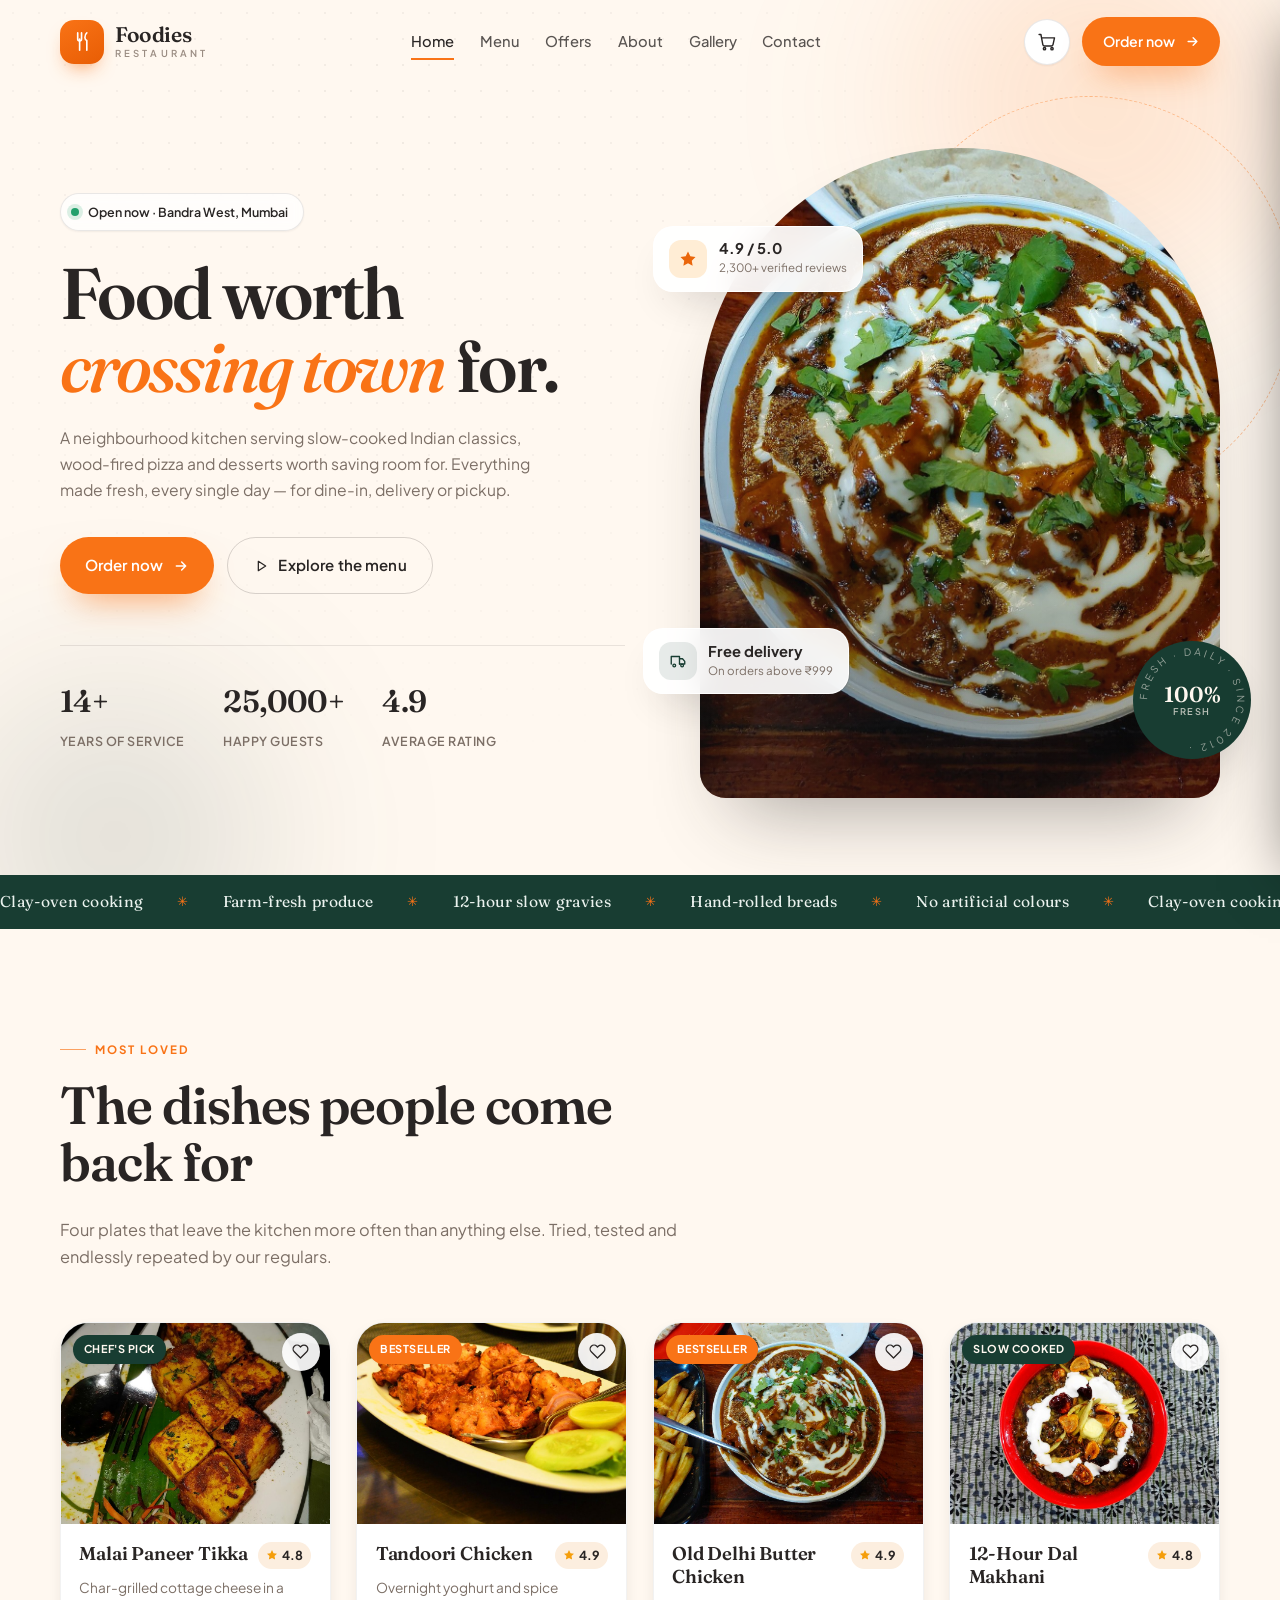
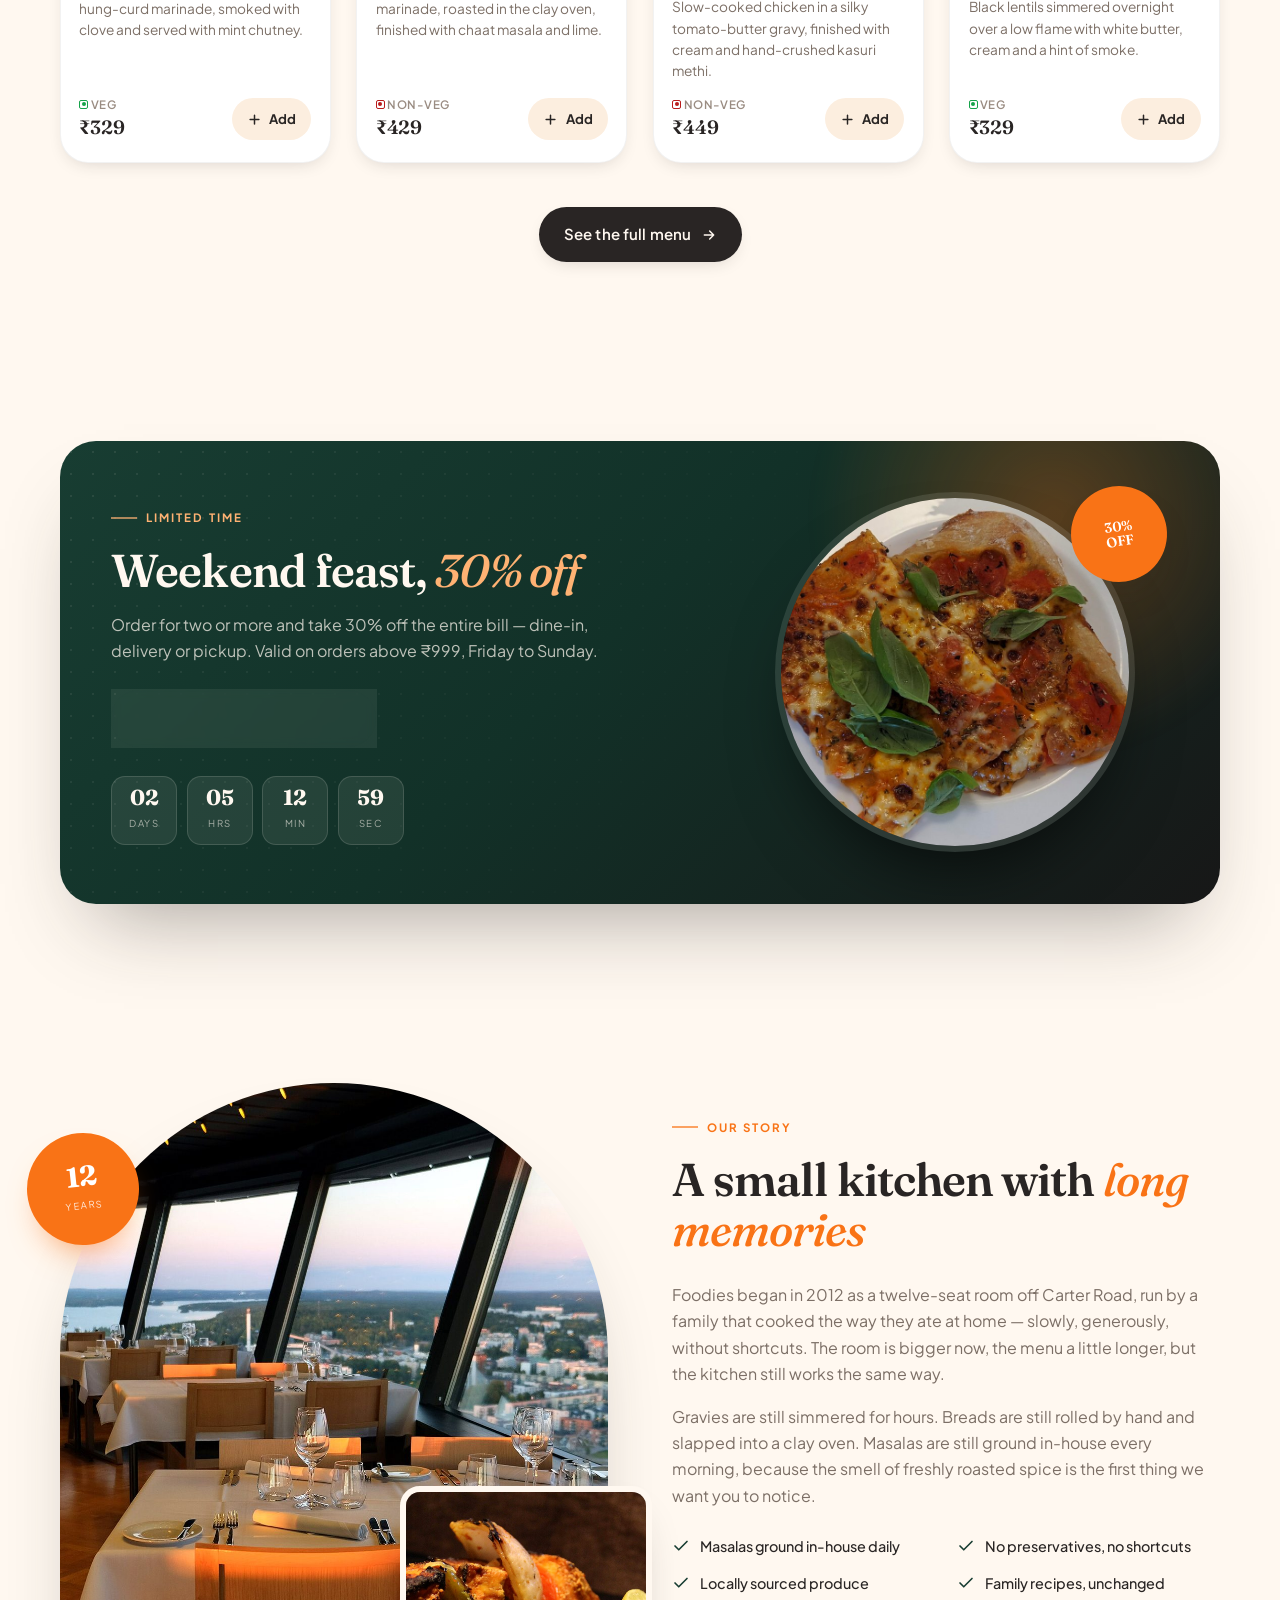
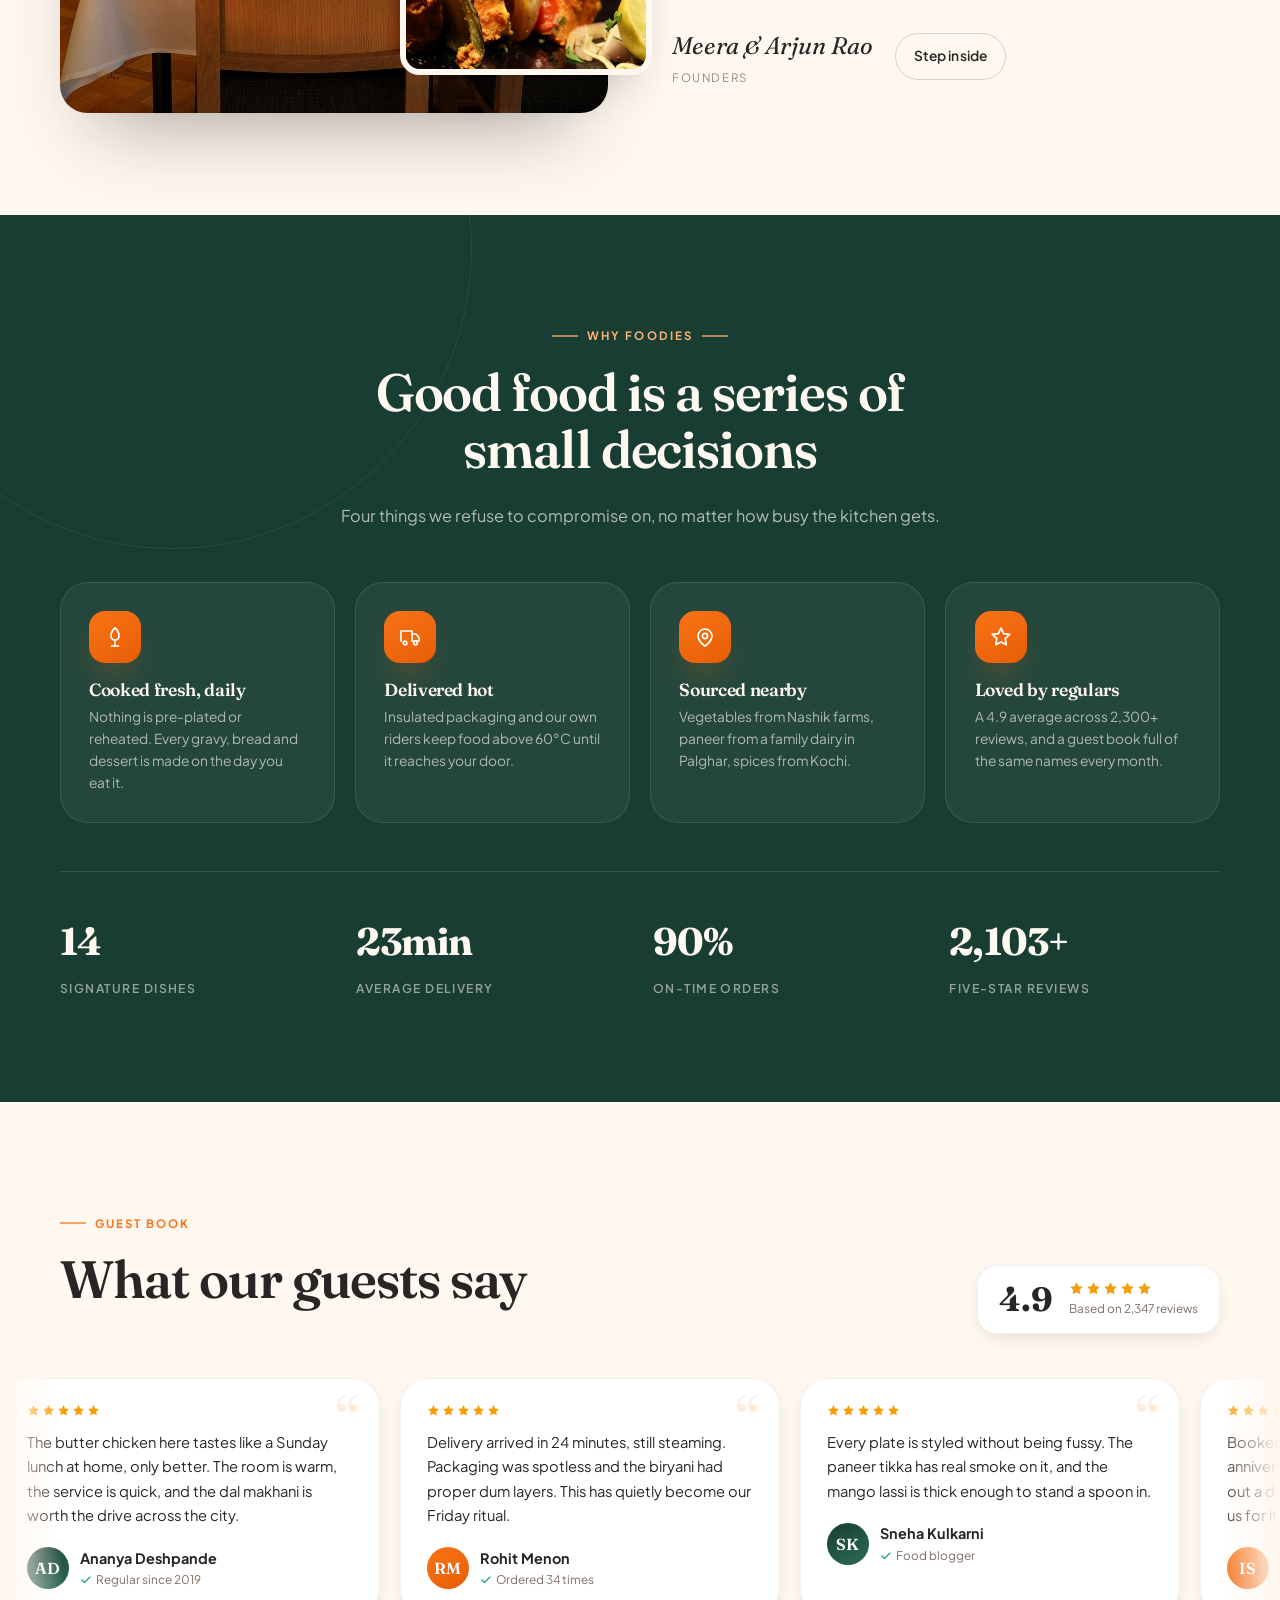
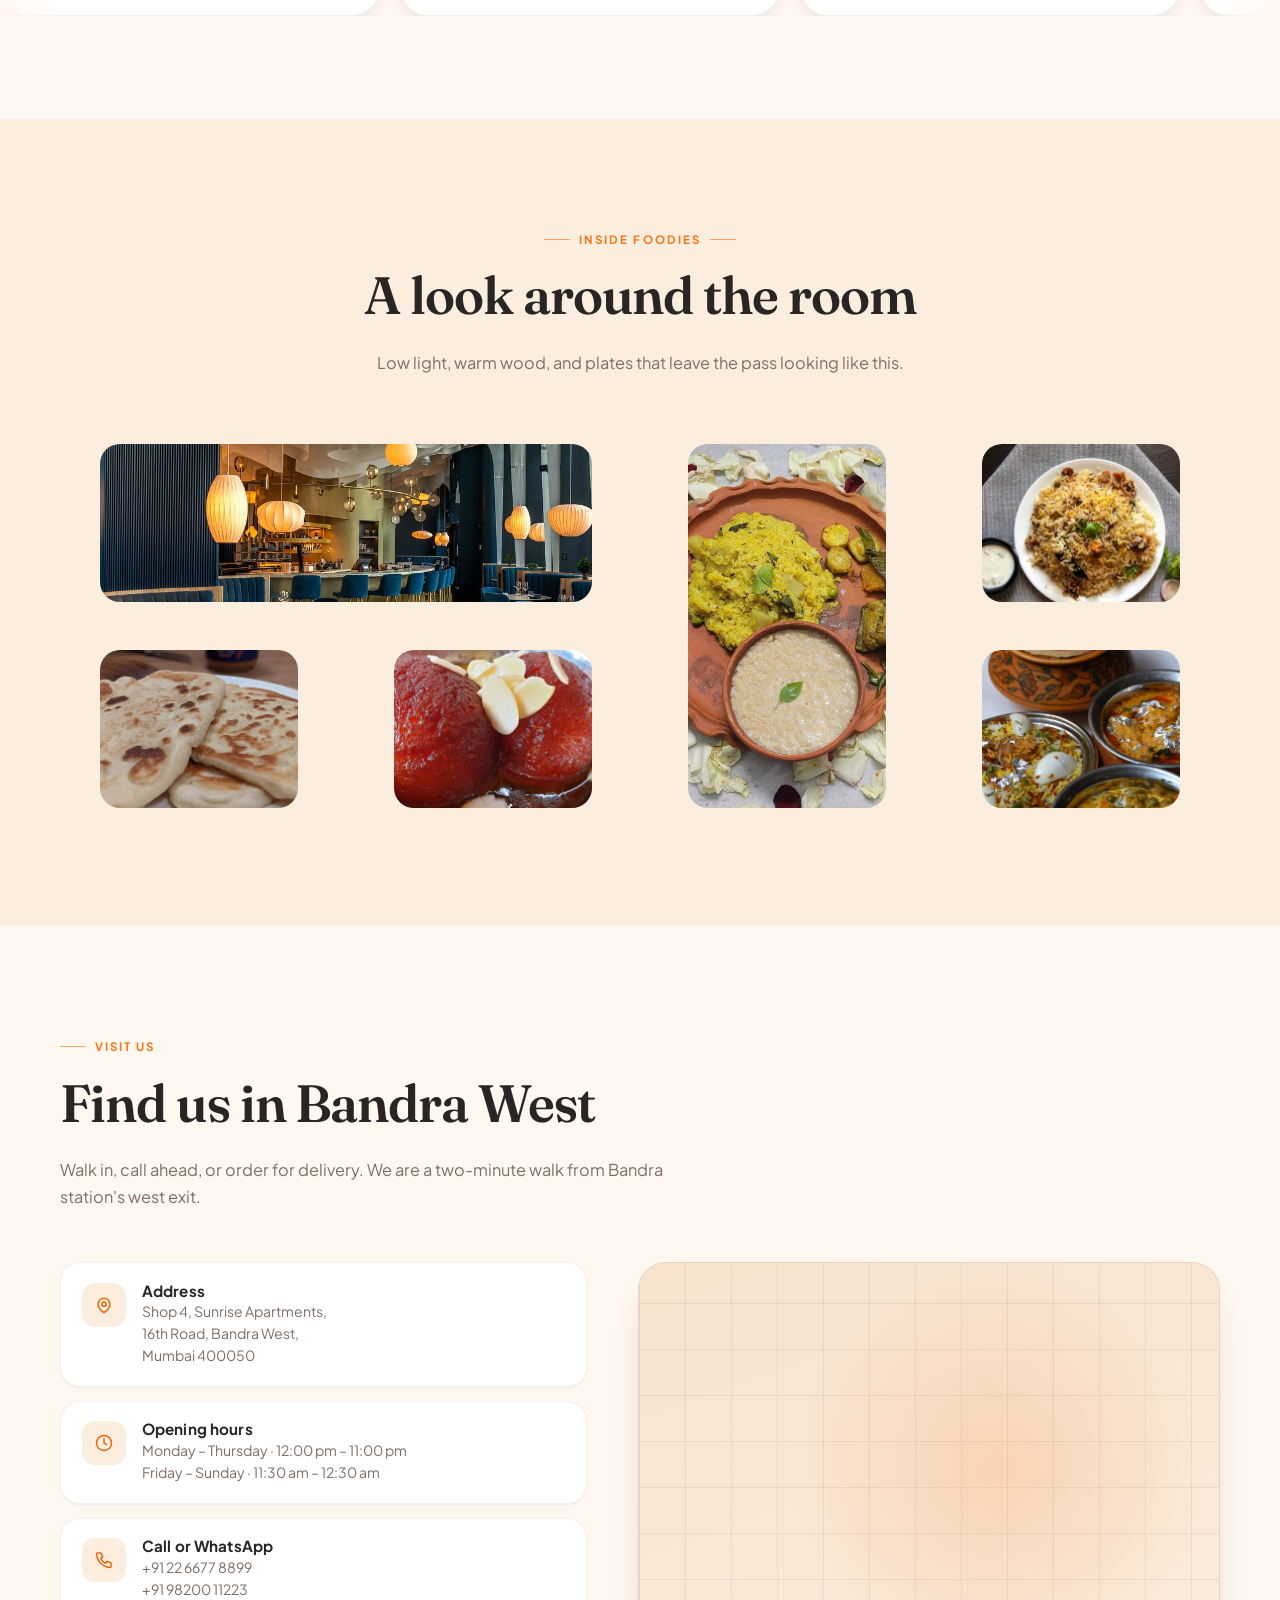
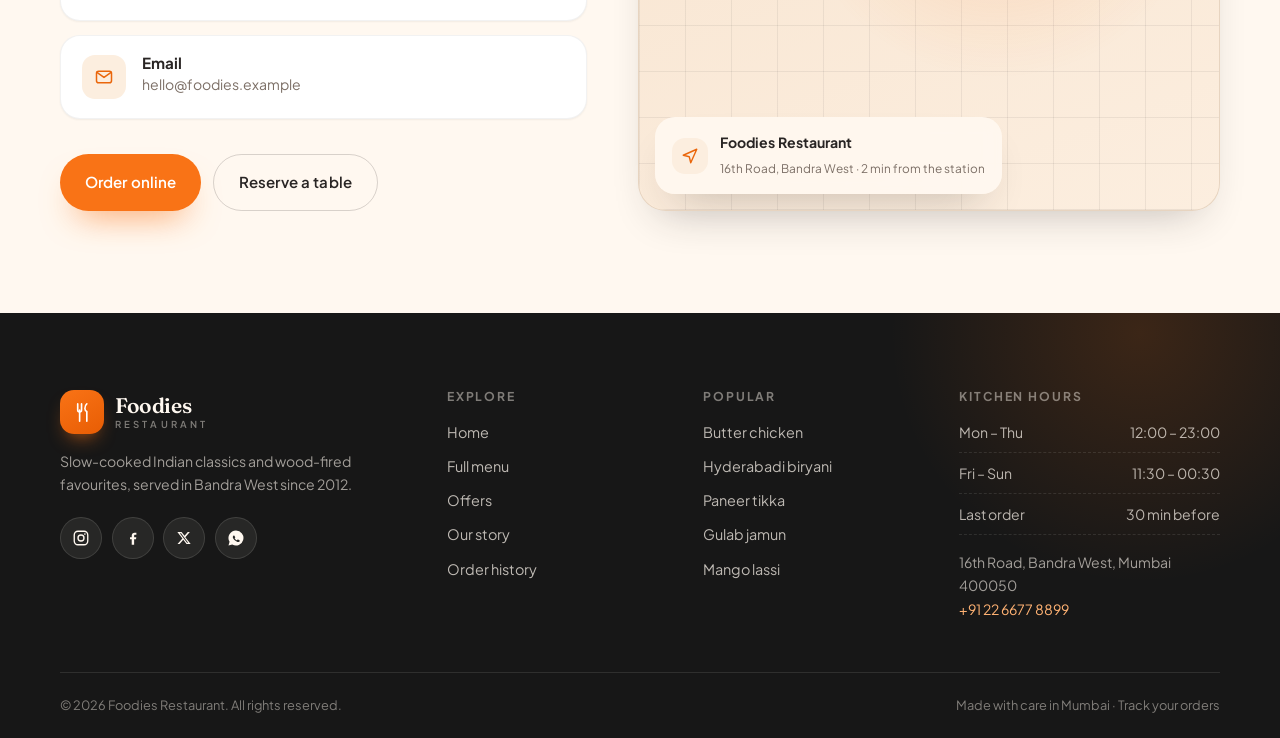
<file: frontend/index.html>
<!DOCTYPE html>
<html lang="en">
<head>
<meta charset="UTF-8">
<meta name="viewport" content="width=device-width, initial-scale=1">
<meta name="theme-color" content="#FFF8F0">
<title>Foodies Restaurant — Honest Indian food, cooked slowly</title>
<meta name="description" content="Foodies Restaurant in Bandra West, Mumbai. Slow-cooked Indian classics, wood-fired pizza and desserts worth saving room for. Order online for delivery or pickup.">
<link rel="icon" href="assets/favicon.svg" type="image/svg+xml">
<link rel="preload" href="assets/fonts/Fraunces-normal-latin.woff2" as="font" type="font/woff2" crossorigin>
<link rel="preload" href="assets/fonts/PlusJakartaSans-normal-latin.woff2" as="font" type="font/woff2" crossorigin>
<link rel="stylesheet" href="css/style.css">
</head>
<body>

<!-- Page loader -->
<div class="loader" aria-hidden="true">
  <div class="loader__plate"></div>
  <div class="loader__text">Foodies</div>
</div>

<!-- ============================ Navigation ============================ -->
<header class="nav" id="site-nav">
  <div class="nav__inner">
    <a class="brand" href="index.html" aria-label="Foodies Restaurant — home">
      <span class="brand__mark">
        <svg width="23" height="23" viewBox="0 0 24 24" fill="none" stroke="#fff" stroke-width="1.7" stroke-linecap="round" stroke-linejoin="round" aria-hidden="true">
          <path d="M7 3v6.5a2 2 0 0 0 4 0V3"/><path d="M9 9.5V21"/>
          <path d="M16.5 3c-1.4 1.1-2 2.9-2 4.8 0 1.6.7 2.6 2 3.1V21"/>
        </svg>
      </span>
      <span class="brand__text">
        <span class="brand__name">Foodies</span>
        <span class="brand__sub">Restaurant</span>
      </span>
    </a>

    <nav class="nav__links" aria-label="Primary">
      <a class="nav__link" href="index.html">Home</a>
      <a class="nav__link" href="menu.html">Menu</a>
      <a class="nav__link" href="#offers">Offers</a>
      <a class="nav__link" href="#about">About</a>
      <a class="nav__link" href="#gallery">Gallery</a>
      <a class="nav__link" href="#contact">Contact</a>
    </nav>

    <div class="nav__actions">
      <button class="icon-btn" type="button" data-cart-open aria-label="Open cart">
        <svg width="20" height="20" viewBox="0 0 24 24" fill="none" stroke="currentColor" stroke-width="1.7" stroke-linecap="round" stroke-linejoin="round" aria-hidden="true">
          <circle cx="9" cy="20" r="1.4"/><circle cx="18" cy="20" r="1.4"/>
          <path d="M2.5 3h2.2l2.3 12.2a2 2 0 0 0 2 1.6h8.2a2 2 0 0 0 2-1.6L21 7H6"/>
        </svg>
        <span class="cart-count" data-cart-count>0</span>
      </button>
      <a class="btn btn--primary nav__cta" href="menu.html">
        Order now
        <svg class="btn__arrow" width="15" height="15" viewBox="0 0 24 24" fill="none" stroke="currentColor" stroke-width="2.2" stroke-linecap="round" stroke-linejoin="round" aria-hidden="true"><path d="M5 12h14M13 6l6 6-6 6"/></svg>
      </a>
      <button class="icon-btn nav__burger" type="button" data-burger aria-label="Open menu" aria-expanded="false" aria-controls="mobile-menu">
        <svg width="20" height="20" viewBox="0 0 24 24" fill="none" stroke="currentColor" stroke-width="1.9" stroke-linecap="round" aria-hidden="true"><path d="M4 7h16M4 12h16M4 17h16"/></svg>
      </button>
    </div>
  </div>
</header>

<!-- Mobile menu -->
<div class="mobile-menu" id="mobile-menu" data-mobile-menu>
  <div class="mobile-menu__top">
    <span class="brand__name">Foodies</span>
    <button class="icon-btn" type="button" data-menu-close aria-label="Close menu">
      <svg width="20" height="20" viewBox="0 0 24 24" fill="none" stroke="currentColor" stroke-width="1.9" stroke-linecap="round" aria-hidden="true"><path d="M18 6 6 18M6 6l12 12"/></svg>
    </button>
  </div>
  <nav class="mobile-menu__links" aria-label="Mobile">
    <a class="mobile-menu__link" href="index.html">Home</a>
    <a class="mobile-menu__link" href="menu.html">Menu</a>
    <a class="mobile-menu__link" href="#offers">Offers</a>
    <a class="mobile-menu__link" href="#about">About</a>
    <a class="mobile-menu__link" href="#gallery">Gallery</a>
    <a class="mobile-menu__link" href="#contact">Contact</a>
  </nav>
  <div class="mobile-menu__foot">
    <a class="btn btn--primary btn--block" href="menu.html">Order now</a>
    <div class="mobile-menu__meta">
      <a href="tel:+912266778899">+91 22 6677 8899</a>
      <a href="orders.html">Order history</a>
    </div>
  </div>
</div>

<main>
  <!-- ============================== Hero ============================== -->
  <section class="hero">
    <div class="hero__bg" aria-hidden="true"></div>
    <div class="hero__grain" aria-hidden="true"></div>

    <div class="container hero__inner">
      <div class="hero__copy">
        <span class="hero__chip"><span class="dot"></span> Open now · Bandra West, Mumbai</span>

        <h1>Food worth <em>crossing town</em> for.</h1>

        <p class="hero__lead">
          A neighbourhood kitchen serving slow-cooked Indian classics, wood-fired pizza and
          desserts worth saving room for. Everything made fresh, every single day — for dine-in,
          delivery or pickup.
        </p>

        <div class="hero__actions">
          <a class="btn btn--primary" href="menu.html">
            Order now
            <svg class="btn__arrow" width="16" height="16" viewBox="0 0 24 24" fill="none" stroke="currentColor" stroke-width="2.2" stroke-linecap="round" stroke-linejoin="round" aria-hidden="true"><path d="M5 12h14M13 6l6 6-6 6"/></svg>
          </a>
          <a class="btn btn--ghost" href="#popular">
            <svg width="16" height="16" viewBox="0 0 24 24" fill="none" stroke="currentColor" stroke-width="1.9" stroke-linecap="round" stroke-linejoin="round" aria-hidden="true"><path d="M8 5v14l11-7z"/></svg>
            Explore the menu
          </a>
        </div>

        <div class="hero__stats">
          <div class="hero__stat">
            <strong data-count="14" data-suffix="+">14+</strong>
            <span>Years of service</span>
          </div>
          <div class="hero__stat">
            <strong data-count="25000" data-suffix="+">25,000+</strong>
            <span>Happy guests</span>
          </div>
          <div class="hero__stat">
            <strong data-count="4.9" data-decimals="1">4.9</strong>
            <span>Average rating</span>
          </div>
        </div>
      </div>

      <div class="hero__media">
        <div class="hero__ring" aria-hidden="true"></div>
        <div class="hero__frame">
          <img src="assets/img/hero.jpg" alt="Butter chicken served in a bowl with a swirl of cream and fresh coriander" width="1100" height="1400" fetchpriority="high">
        </div>

        <div class="float-card float-card--rating">
          <span class="float-card__icon">
            <svg width="18" height="18" viewBox="0 0 24 24" fill="currentColor" aria-hidden="true"><path d="m12 2 3.1 6.3 6.9 1-5 4.9 1.2 6.8L12 17.8 5.8 21l1.2-6.8-5-4.9 6.9-1Z"/></svg>
          </span>
          <div>
            <strong>4.9 / 5.0</strong>
            <small>2,300+ verified reviews</small>
          </div>
        </div>

        <div class="float-card float-card--delivery">
          <span class="float-card__icon float-card__icon--green">
            <svg width="18" height="18" viewBox="0 0 24 24" fill="none" stroke="currentColor" stroke-width="1.8" stroke-linecap="round" stroke-linejoin="round" aria-hidden="true"><path d="M3 16V6h11v10"/><path d="M14 9h4l3 3.5V16h-7"/><circle cx="7" cy="18" r="1.8"/><circle cx="17.5" cy="18" r="1.8"/></svg>
          </span>
          <div>
            <strong>Free delivery</strong>
            <small>On orders above ₹999</small>
          </div>
        </div>

        <div class="hero__badge" aria-hidden="true">
          <svg viewBox="0 0 100 100">
            <defs><path id="badgeCircle" d="M50,50 m-38,0 a38,38 0 1,1 76,0 a38,38 0 1,1 -76,0"/></defs>
            <text fill="rgba(255,248,240,.55)" font-size="8.4" letter-spacing="2.6" font-family="'Plus Jakarta Sans',sans-serif">
              <textPath href="#badgeCircle" startOffset="0">FRESH · DAILY · SINCE 2012 ·</textPath>
            </text>
          </svg>
          <span>100%<small>Fresh</small></span>
        </div>
      </div>
    </div>
  </section>

  <!-- ============================ Trust strip ============================ -->
  <div class="strip" aria-hidden="true">
    <div class="strip__track">
      <span class="strip__item">Clay-oven cooking</span>
      <span class="strip__item">Farm-fresh produce</span>
      <span class="strip__item">12-hour slow gravies</span>
      <span class="strip__item">Hand-rolled breads</span>
      <span class="strip__item">No artificial colours</span>
      <span class="strip__item">Clay-oven cooking</span>
      <span class="strip__item">Farm-fresh produce</span>
      <span class="strip__item">12-hour slow gravies</span>
      <span class="strip__item">Hand-rolled breads</span>
      <span class="strip__item">No artificial colours</span>
    </div>
  </div>

  <!-- ========================== Popular dishes ========================== -->
  <section class="section" id="popular">
    <div class="container">
      <div class="section-head reveal">
        <span class="eyebrow">Most loved</span>
        <h2>The dishes people come back for</h2>
        <p>Four plates that leave the kitchen more often than anything else. Tried, tested and
          endlessly repeated by our regulars.</p>
      </div>

      <div class="dish-grid dish-grid--four" data-popular-dishes>
        <!-- dish cards injected by home.js -->
      </div>

      <div style="text-align:center;margin-top:clamp(28px,3.5vw,44px)" class="reveal">
        <a class="btn btn--dark" href="menu.html">
          See the full menu
          <svg class="btn__arrow" width="16" height="16" viewBox="0 0 24 24" fill="none" stroke="currentColor" stroke-width="2.2" stroke-linecap="round" stroke-linejoin="round" aria-hidden="true"><path d="M5 12h14M13 6l6 6-6 6"/></svg>
        </a>
      </div>
    </div>
  </section>

  <!-- ============================== Offers ============================== -->
  <section class="section section--tight" id="offers">
    <div class="container">
      <div class="offer-wrap reveal reveal--scale">
        <div class="offer">
          <div class="offer__copy">
            <span class="eyebrow eyebrow--light">Limited time</span>
            <h2>Weekend feast, <em>30% off</em></h2>
            <p>Order for two or more and take 30% off the entire bill — dine-in, delivery or pickup.
              Valid on orders above ₹999, Friday to Sunday.</p>

            <div class="coupon">
              <span class="coupon__code">FOODIE30</span>
              <button class="coupon__btn" type="button" data-copy-code="FOODIE30">
                <svg width="14" height="14" viewBox="0 0 24 24" fill="none" stroke="currentColor" stroke-width="1.9" stroke-linecap="round" stroke-linejoin="round" aria-hidden="true"><rect x="9" y="9" width="12" height="12" rx="2"/><path d="M5 15H4a1 1 0 0 1-1-1V4a1 1 0 0 1 1-1h10a1 1 0 0 1 1 1v1"/></svg>
                <span>Copy code</span>
              </button>
            </div>

            <div class="countdown" data-countdown aria-label="Offer ends in">
              <div class="countdown__box"><strong data-cd="days">00</strong><span>Days</span></div>
              <div class="countdown__box"><strong data-cd="hours">00</strong><span>Hrs</span></div>
              <div class="countdown__box"><strong data-cd="mins">00</strong><span>Min</span></div>
              <div class="countdown__box"><strong data-cd="secs">00</strong><span>Sec</span></div>
            </div>
          </div>

          <div class="offer__media">
            <div class="offer__img">
              <img src="assets/img/offer.jpg" alt="Wood-fired margherita pizza sliced on a plate" width="900" height="760" loading="lazy">
            </div>
            <div class="offer__stamp">30%<br>OFF</div>
          </div>
        </div>
      </div>
    </div>
  </section>

  <!-- =============================== About =============================== -->
  <section class="section" id="about">
    <div class="container about">
      <div class="about__media reveal reveal--left">
        <div class="about__main">
          <img src="assets/img/about.jpg" alt="Warmly lit dining room at Foodies Restaurant with laid tables at sunset" width="1100" height="1250" loading="lazy">
        </div>
        <div class="about__strip">
          <img src="assets/img/story.jpg" alt="Paneer skewers grilling over charcoal" width="1200" height="700" loading="lazy">
        </div>
        <div class="about__years">
          <div>
            <strong>12</strong>
            <small>Years</small>
          </div>
        </div>
      </div>

      <div class="about__copy reveal reveal--right">
        <span class="eyebrow">Our story</span>
        <h2>A small kitchen with <span class="serif-italic">long memories</span></h2>
        <p>
          Foodies began in 2012 as a twelve-seat room off Carter Road, run by a family that
          cooked the way they ate at home — slowly, generously, without shortcuts. The room is
          bigger now, the menu a little longer, but the kitchen still works the same way.
        </p>
        <p>
          Gravies are still simmered for hours. Breads are still rolled by hand and slapped into
          a clay oven. Masalas are still ground in-house every morning, because the smell of
          freshly roasted spice is the first thing we want you to notice.
        </p>

        <div class="about__points">
          <div class="about__point">
            <svg width="18" height="18" viewBox="0 0 24 24" fill="none" stroke="currentColor" stroke-width="2.2" stroke-linecap="round" stroke-linejoin="round" aria-hidden="true"><path d="M20 6 9 17l-5-5"/></svg>
            Masalas ground in-house daily
          </div>
          <div class="about__point">
            <svg width="18" height="18" viewBox="0 0 24 24" fill="none" stroke="currentColor" stroke-width="2.2" stroke-linecap="round" stroke-linejoin="round" aria-hidden="true"><path d="M20 6 9 17l-5-5"/></svg>
            No preservatives, no shortcuts
          </div>
          <div class="about__point">
            <svg width="18" height="18" viewBox="0 0 24 24" fill="none" stroke="currentColor" stroke-width="2.2" stroke-linecap="round" stroke-linejoin="round" aria-hidden="true"><path d="M20 6 9 17l-5-5"/></svg>
            Locally sourced produce
          </div>
          <div class="about__point">
            <svg width="18" height="18" viewBox="0 0 24 24" fill="none" stroke="currentColor" stroke-width="2.2" stroke-linecap="round" stroke-linejoin="round" aria-hidden="true"><path d="M20 6 9 17l-5-5"/></svg>
            Family recipes, unchanged
          </div>
        </div>

        <div class="about__sign">
          <div class="signature">
            Meera &amp; Arjun Rao
            <small>Founders</small>
          </div>
          <a class="btn btn--ghost btn--sm" href="#gallery">Step inside</a>
        </div>
      </div>
    </div>
  </section>

  <!-- =========================== Why choose us =========================== -->
  <section class="section section--green why" id="why">
    <div class="container">
      <div class="section-head section-head--center reveal">
        <span class="eyebrow eyebrow--light">Why Foodies</span>
        <h2>Good food is a series of small decisions</h2>
        <p>Four things we refuse to compromise on, no matter how busy the kitchen gets.</p>
      </div>

      <div class="why__grid">
        <article class="why-card reveal" style="--d:.05s">
          <div class="why-card__icon">
            <svg width="24" height="24" viewBox="0 0 24 24" fill="none" stroke="currentColor" stroke-width="1.7" stroke-linecap="round" stroke-linejoin="round" aria-hidden="true"><path d="M12 3c3 2.4 4 5 4 8a4 4 0 0 1-8 0c0-3 1-5.6 4-8Z"/><path d="M12 15v6"/><path d="M8.5 21h7"/></svg>
          </div>
          <h3>Cooked fresh, daily</h3>
          <p>Nothing is pre-plated or reheated. Every gravy, bread and dessert is made on the day you eat it.</p>
        </article>

        <article class="why-card reveal" style="--d:.12s">
          <div class="why-card__icon">
            <svg width="24" height="24" viewBox="0 0 24 24" fill="none" stroke="currentColor" stroke-width="1.7" stroke-linecap="round" stroke-linejoin="round" aria-hidden="true"><path d="M3 16V6h11v10"/><path d="M14 9h4l3 3.5V16h-7"/><circle cx="7" cy="18" r="1.8"/><circle cx="17.5" cy="18" r="1.8"/></svg>
          </div>
          <h3>Delivered hot</h3>
          <p>Insulated packaging and our own riders keep food above 60°C until it reaches your door.</p>
        </article>

        <article class="why-card reveal" style="--d:.19s">
          <div class="why-card__icon">
            <svg width="24" height="24" viewBox="0 0 24 24" fill="none" stroke="currentColor" stroke-width="1.7" stroke-linecap="round" stroke-linejoin="round" aria-hidden="true"><path d="M12 21s7-4.4 7-10a7 7 0 1 0-14 0c0 5.6 7 10 7 10Z"/><circle cx="12" cy="11" r="2.6"/></svg>
          </div>
          <h3>Sourced nearby</h3>
          <p>Vegetables from Nashik farms, paneer from a family dairy in Palghar, spices from Kochi.</p>
        </article>

        <article class="why-card reveal" style="--d:.26s">
          <div class="why-card__icon">
            <svg width="24" height="24" viewBox="0 0 24 24" fill="none" stroke="currentColor" stroke-width="1.7" stroke-linecap="round" stroke-linejoin="round" aria-hidden="true"><path d="M12 3l2.6 5.6 6.1.8-4.5 4.3 1.1 6.1L12 16.9 6.7 19.8l1.1-6.1L3.3 9.4l6.1-.8Z"/></svg>
          </div>
          <h3>Loved by regulars</h3>
          <p>A 4.9 average across 2,300+ reviews, and a guest book full of the same names every month.</p>
        </article>
      </div>

      <div class="why__stats">
        <div class="why__stat reveal"><strong data-count="15" data-suffix="">15</strong><span>Signature dishes</span></div>
        <div class="why__stat reveal" style="--d:.08s"><strong data-count="25" data-suffix="min">25min</strong><span>Average delivery</span></div>
        <div class="why__stat reveal" style="--d:.16s"><strong data-count="98" data-suffix="%">98%</strong><span>On-time orders</span></div>
        <div class="why__stat reveal" style="--d:.24s"><strong data-count="2300" data-suffix="+">2,300+</strong><span>Five-star reviews</span></div>
      </div>
    </div>
  </section>

  <!-- =========================== Testimonials =========================== -->
  <section class="section" id="reviews">
    <div class="container">
      <div class="testi__head">
        <div class="section-head reveal" style="margin-bottom:0">
          <span class="eyebrow">Guest book</span>
          <h2>What our guests say</h2>
        </div>
        <div class="rating-summary reveal" style="--d:.1s">
          <strong>4.9</strong>
          <div>
            <div class="rating-summary__stars" aria-hidden="true">
              <svg width="15" height="15" viewBox="0 0 24 24" fill="currentColor"><path d="m12 2 3.1 6.3 6.9 1-5 4.9 1.2 6.8L12 17.8 5.8 21l1.2-6.8-5-4.9 6.9-1Z"/></svg>
              <svg width="15" height="15" viewBox="0 0 24 24" fill="currentColor"><path d="m12 2 3.1 6.3 6.9 1-5 4.9 1.2 6.8L12 17.8 5.8 21l1.2-6.8-5-4.9 6.9-1Z"/></svg>
              <svg width="15" height="15" viewBox="0 0 24 24" fill="currentColor"><path d="m12 2 3.1 6.3 6.9 1-5 4.9 1.2 6.8L12 17.8 5.8 21l1.2-6.8-5-4.9 6.9-1Z"/></svg>
              <svg width="15" height="15" viewBox="0 0 24 24" fill="currentColor"><path d="m12 2 3.1 6.3 6.9 1-5 4.9 1.2 6.8L12 17.8 5.8 21l1.2-6.8-5-4.9 6.9-1Z"/></svg>
              <svg width="15" height="15" viewBox="0 0 24 24" fill="currentColor"><path d="m12 2 3.1 6.3 6.9 1-5 4.9 1.2 6.8L12 17.8 5.8 21l1.2-6.8-5-4.9 6.9-1Z"/></svg>
            </div>
            <small>Based on 2,347 reviews</small>
          </div>
        </div>
      </div>
    </div>

    <div class="marquee" data-testimonials>
      <div class="marquee__track" data-testi-track>
        <!-- testimonial cards injected by home.js -->
      </div>
    </div>
  </section>

  <!-- ============================= Gallery ============================= -->
  <section class="section section--cream2" id="gallery">
    <div class="container">
      <div class="section-head section-head--center reveal">
        <span class="eyebrow">Inside Foodies</span>
        <h2>A look around the room</h2>
        <p>Low light, warm wood, and plates that leave the pass looking like this.</p>
      </div>

      <div class="gallery__grid" data-gallery>
        <!-- gallery items injected by home.js -->
      </div>
    </div>
  </section>

  <!-- ============================= Contact ============================= -->
  <section class="section" id="contact">
    <div class="container">
      <div class="section-head reveal">
        <span class="eyebrow">Visit us</span>
        <h2>Find us in Bandra West</h2>
        <p>Walk in, call ahead, or order for delivery. We are a two-minute walk from Bandra station's west exit.</p>
      </div>

      <div class="contact">
        <div class="contact__cards">
          <div class="contact-card reveal">
            <span class="contact-card__icon">
              <svg width="20" height="20" viewBox="0 0 24 24" fill="none" stroke="currentColor" stroke-width="1.8" stroke-linecap="round" stroke-linejoin="round" aria-hidden="true"><path d="M12 21s7-4.4 7-10a7 7 0 1 0-14 0c0 5.6 7 10 7 10Z"/><circle cx="12" cy="11" r="2.6"/></svg>
            </span>
            <div>
              <h3>Address</h3>
              <p>Shop 4, Sunrise Apartments,<br>16th Road, Bandra West,<br>Mumbai 400050</p>
            </div>
          </div>

          <div class="contact-card reveal" style="--d:.06s">
            <span class="contact-card__icon">
              <svg width="20" height="20" viewBox="0 0 24 24" fill="none" stroke="currentColor" stroke-width="1.8" stroke-linecap="round" stroke-linejoin="round" aria-hidden="true"><circle cx="12" cy="12" r="9"/><path d="M12 7v5l3.2 2"/></svg>
            </span>
            <div>
              <h3>Opening hours</h3>
              <p>Monday – Thursday · 12:00 pm – 11:00 pm<br>
                 Friday – Sunday · 11:30 am – 12:30 am</p>
            </div>
          </div>

          <div class="contact-card reveal" style="--d:.12s">
            <span class="contact-card__icon">
              <svg width="20" height="20" viewBox="0 0 24 24" fill="none" stroke="currentColor" stroke-width="1.8" stroke-linecap="round" stroke-linejoin="round" aria-hidden="true"><path d="M4.5 3.5h4l2 5-2.5 1.5a12 12 0 0 0 6 6L15.5 13.5l5 2v4a1.5 1.5 0 0 1-1.7 1.5C10.6 20.2 3.8 13.4 3 5.2A1.5 1.5 0 0 1 4.5 3.5Z"/></svg>
            </span>
            <div>
              <h3>Call or WhatsApp</h3>
              <p><a href="tel:+912266778899">+91 22 6677 8899</a><br>
                 <a href="https://wa.me/919820011223" target="_blank" rel="noopener">+91 98200 11223</a></p>
            </div>
          </div>

          <div class="contact-card reveal" style="--d:.18s">
            <span class="contact-card__icon">
              <svg width="20" height="20" viewBox="0 0 24 24" fill="none" stroke="currentColor" stroke-width="1.8" stroke-linecap="round" stroke-linejoin="round" aria-hidden="true"><rect x="3" y="5" width="18" height="14" rx="2.5"/><path d="m3.5 6.5 8.5 6 8.5-6"/></svg>
            </span>
            <div>
              <h3>Email</h3>
              <p><a href="mailto:hello@foodies.example">hello@foodies.example</a></p>
            </div>
          </div>

          <div class="contact__cta reveal" style="--d:.24s">
            <a class="btn btn--primary" href="menu.html">Order online</a>
            <a class="btn btn--ghost" href="tel:+912266778899">Reserve a table</a>
          </div>
        </div>

        <div class="contact__map reveal reveal--right">
          <iframe
            title="Map showing Foodies Restaurant in Bandra West, Mumbai"
            src="https://maps.google.com/maps?q=16th%20Road%20Bandra%20West%20Mumbai&t=&z=15&ie=UTF8&iwloc=&output=embed"
            loading="lazy" referrerpolicy="no-referrer-when-downgrade"></iframe>
          <div class="contact__map-badge">
            <span class="contact-card__icon" style="width:36px;height:36px">
              <svg width="18" height="18" viewBox="0 0 24 24" fill="none" stroke="currentColor" stroke-width="1.9" stroke-linecap="round" stroke-linejoin="round" aria-hidden="true"><path d="M3 11 21 3l-8 18-2-8-8-2Z"/></svg>
            </span>
            <div>
              <strong>Foodies Restaurant</strong>
              <small>16th Road, Bandra West · 2 min from the station</small>
            </div>
          </div>
        </div>
      </div>
    </div>
  </section>
</main>

<!-- ============================== Footer ============================== -->
<footer class="footer">
  <div class="container">
    <div class="footer__grid">
      <div>
        <a class="brand" href="index.html" aria-label="Foodies Restaurant — home">
          <span class="brand__mark">
            <svg width="23" height="23" viewBox="0 0 24 24" fill="none" stroke="#fff" stroke-width="1.7" stroke-linecap="round" stroke-linejoin="round" aria-hidden="true">
              <path d="M7 3v6.5a2 2 0 0 0 4 0V3"/><path d="M9 9.5V21"/>
              <path d="M16.5 3c-1.4 1.1-2 2.9-2 4.8 0 1.6.7 2.6 2 3.1V21"/>
            </svg>
          </span>
          <span class="brand__text">
            <span class="brand__name">Foodies</span>
            <span class="brand__sub">Restaurant</span>
          </span>
        </a>
        <p>Slow-cooked Indian classics and wood-fired favourites, served in Bandra West since 2012.</p>
        <div class="socials">
          <a class="social" href="https://instagram.com" target="_blank" rel="noopener" aria-label="Instagram">
            <svg width="18" height="18" viewBox="0 0 24 24" fill="none" stroke="currentColor" stroke-width="1.8" stroke-linecap="round" stroke-linejoin="round" aria-hidden="true"><rect x="3" y="3" width="18" height="18" rx="5"/><circle cx="12" cy="12" r="4"/><circle cx="17.2" cy="6.8" r="1.1" fill="currentColor" stroke="none"/></svg>
          </a>
          <a class="social" href="https://facebook.com" target="_blank" rel="noopener" aria-label="Facebook">
            <svg width="18" height="18" viewBox="0 0 24 24" fill="currentColor" aria-hidden="true"><path d="M13.5 21v-7.2h2.5l.4-2.9h-2.9V9c0-.8.2-1.4 1.4-1.4h1.6V5c-.3 0-1.2-.1-2.3-.1-2.3 0-3.9 1.4-3.9 4v2H8v2.9h2.3V21h3.2Z"/></svg>
          </a>
          <a class="social" href="https://x.com" target="_blank" rel="noopener" aria-label="X">
            <svg width="16" height="16" viewBox="0 0 24 24" fill="currentColor" aria-hidden="true"><path d="M17.7 3h3.1l-6.8 7.8L22 21h-6.2l-4.9-6.4L5.4 21H2.3l7.3-8.3L2 3h6.4l4.4 5.8L17.7 3Zm-1.1 16.1h1.7L7.5 4.8H5.7l10.9 14.3Z"/></svg>
          </a>
          <a class="social" href="https://wa.me/919820011223" target="_blank" rel="noopener" aria-label="WhatsApp">
            <svg width="18" height="18" viewBox="0 0 24 24" fill="currentColor" aria-hidden="true"><path d="M12 2a10 10 0 0 0-8.6 15.1L2 22l5-1.3A10 10 0 1 0 12 2Zm5.3 14.1c-.2.6-1.2 1.2-1.7 1.2-.5.1-1 .1-1.7-.1a11 11 0 0 1-4-2.5 9 9 0 0 1-2-3c-.2-.6-.2-1.2 0-1.7.2-.4.8-1.1 1.1-1.2.3-.1.6-.1.8.1l1.1 1.9c.1.2.1.4 0 .6l-.5.7c-.1.2-.1.3 0 .5.4.7 1.6 1.9 2.6 2.3.2.1.4.1.5-.1l.7-.8c.2-.2.4-.2.6-.1l1.8 1c.2.1.3.4.2.7Z"/></svg>
          </a>
        </div>
      </div>

      <div>
        <h4>Explore</h4>
        <div class="footer__links">
          <a href="index.html">Home</a>
          <a href="menu.html">Full menu</a>
          <a href="#offers">Offers</a>
          <a href="#about">Our story</a>
          <a href="orders.html">Order history</a>
        </div>
      </div>

      <div>
        <h4>Popular</h4>
        <div class="footer__links">
          <a href="menu.html?category=mains">Butter chicken</a>
          <a href="menu.html?category=biryani">Hyderabadi biryani</a>
          <a href="menu.html?category=starters">Paneer tikka</a>
          <a href="menu.html?category=desserts">Gulab jamun</a>
          <a href="menu.html?category=drinks">Mango lassi</a>
        </div>
      </div>

      <div>
        <h4>Kitchen hours</h4>
        <div class="footer__hours">
          <div><span>Mon – Thu</span><span>12:00 – 23:00</span></div>
          <div><span>Fri – Sun</span><span>11:30 – 00:30</span></div>
          <div><span>Last order</span><span>30 min before</span></div>
        </div>
        <p style="margin-top:1rem">16th Road, Bandra West, Mumbai 400050<br>
          <a href="tel:+912266778899" style="color:#FFB273">+91 22 6677 8899</a></p>
      </div>
    </div>

    <div class="footer__bottom">
      <span>© <span data-year>2026</span> Foodies Restaurant. All rights reserved.</span>
      <span>Made with care in Mumbai · <a href="orders.html">Track your orders</a></span>
    </div>
  </div>
</footer>

<button class="to-top" type="button" data-to-top aria-label="Back to top">
  <svg width="18" height="18" viewBox="0 0 24 24" fill="none" stroke="currentColor" stroke-width="2.2" stroke-linecap="round" stroke-linejoin="round" aria-hidden="true"><path d="M12 19V5M6 11l6-6 6 6"/></svg>
</button>

<script src="js/data.js"></script>
<script src="js/app.js"></script>
<script src="js/home.js"></script>
</body>
</html>
</file>
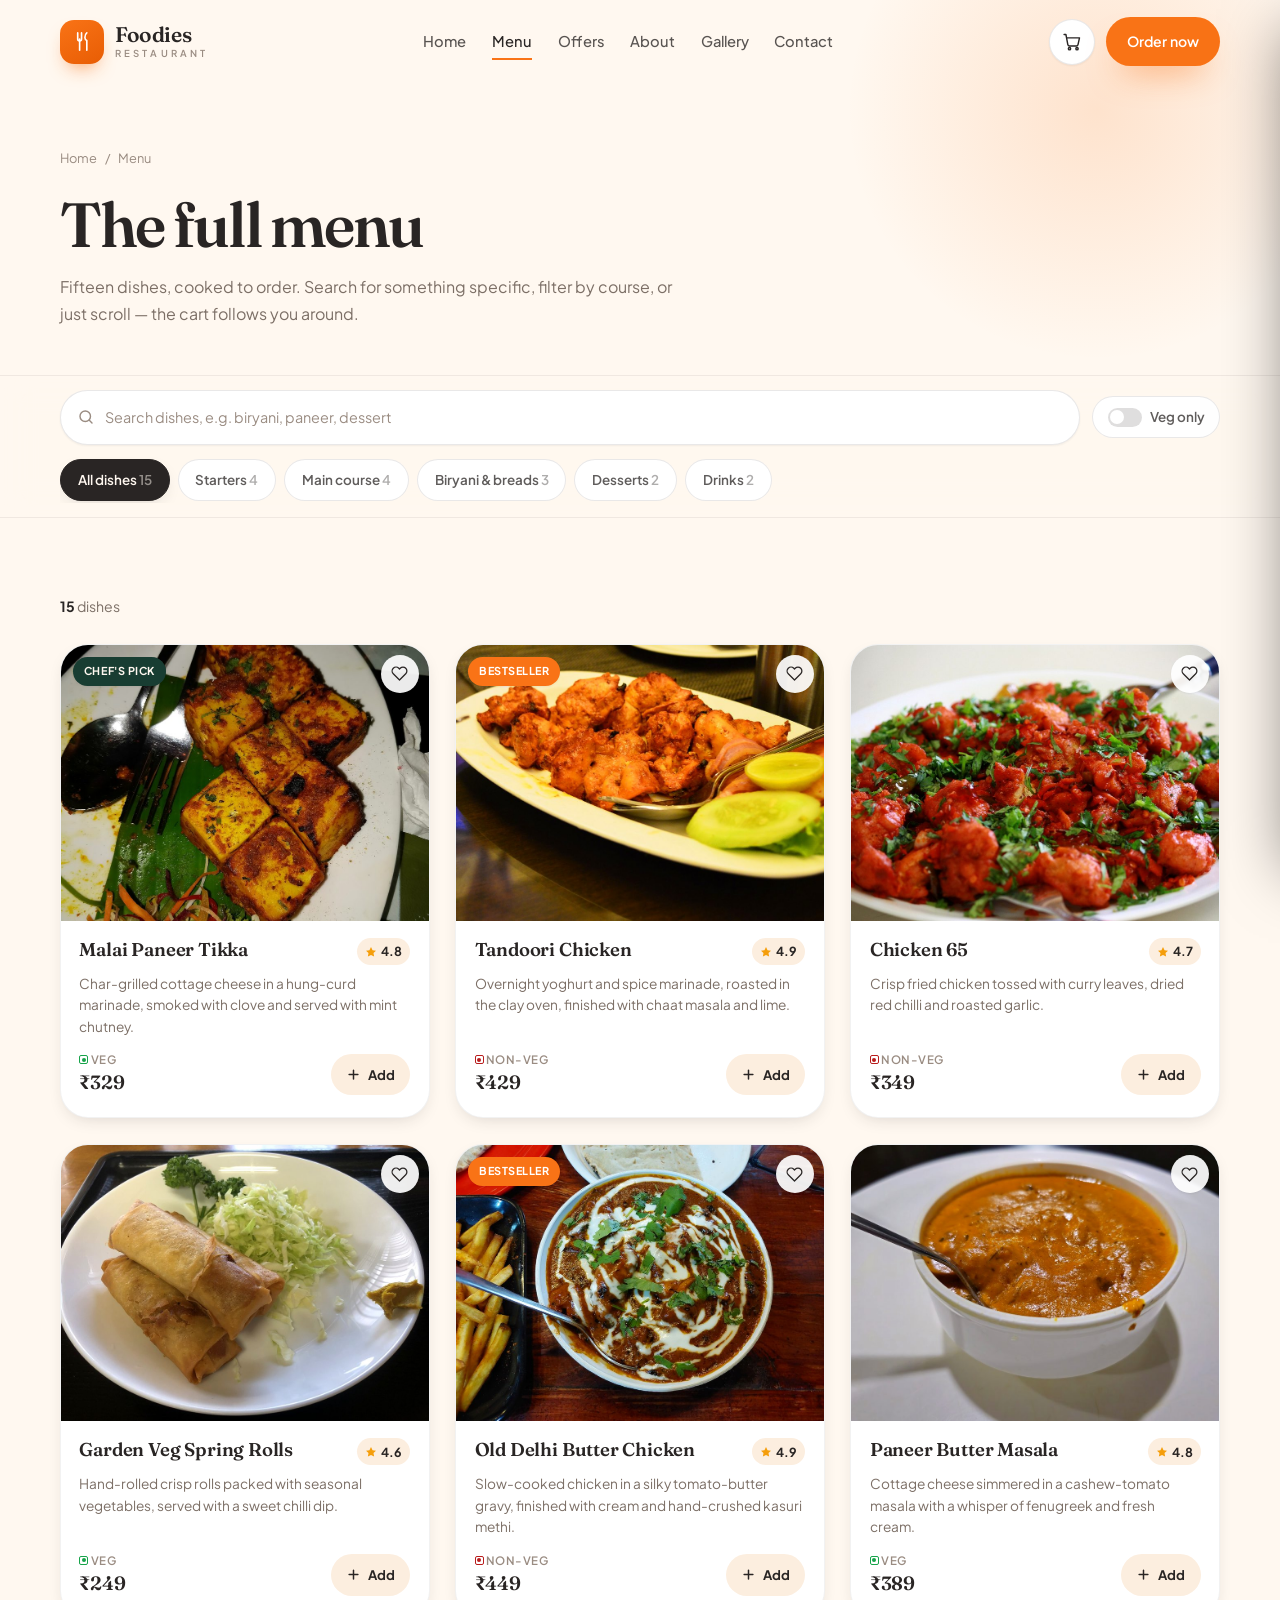
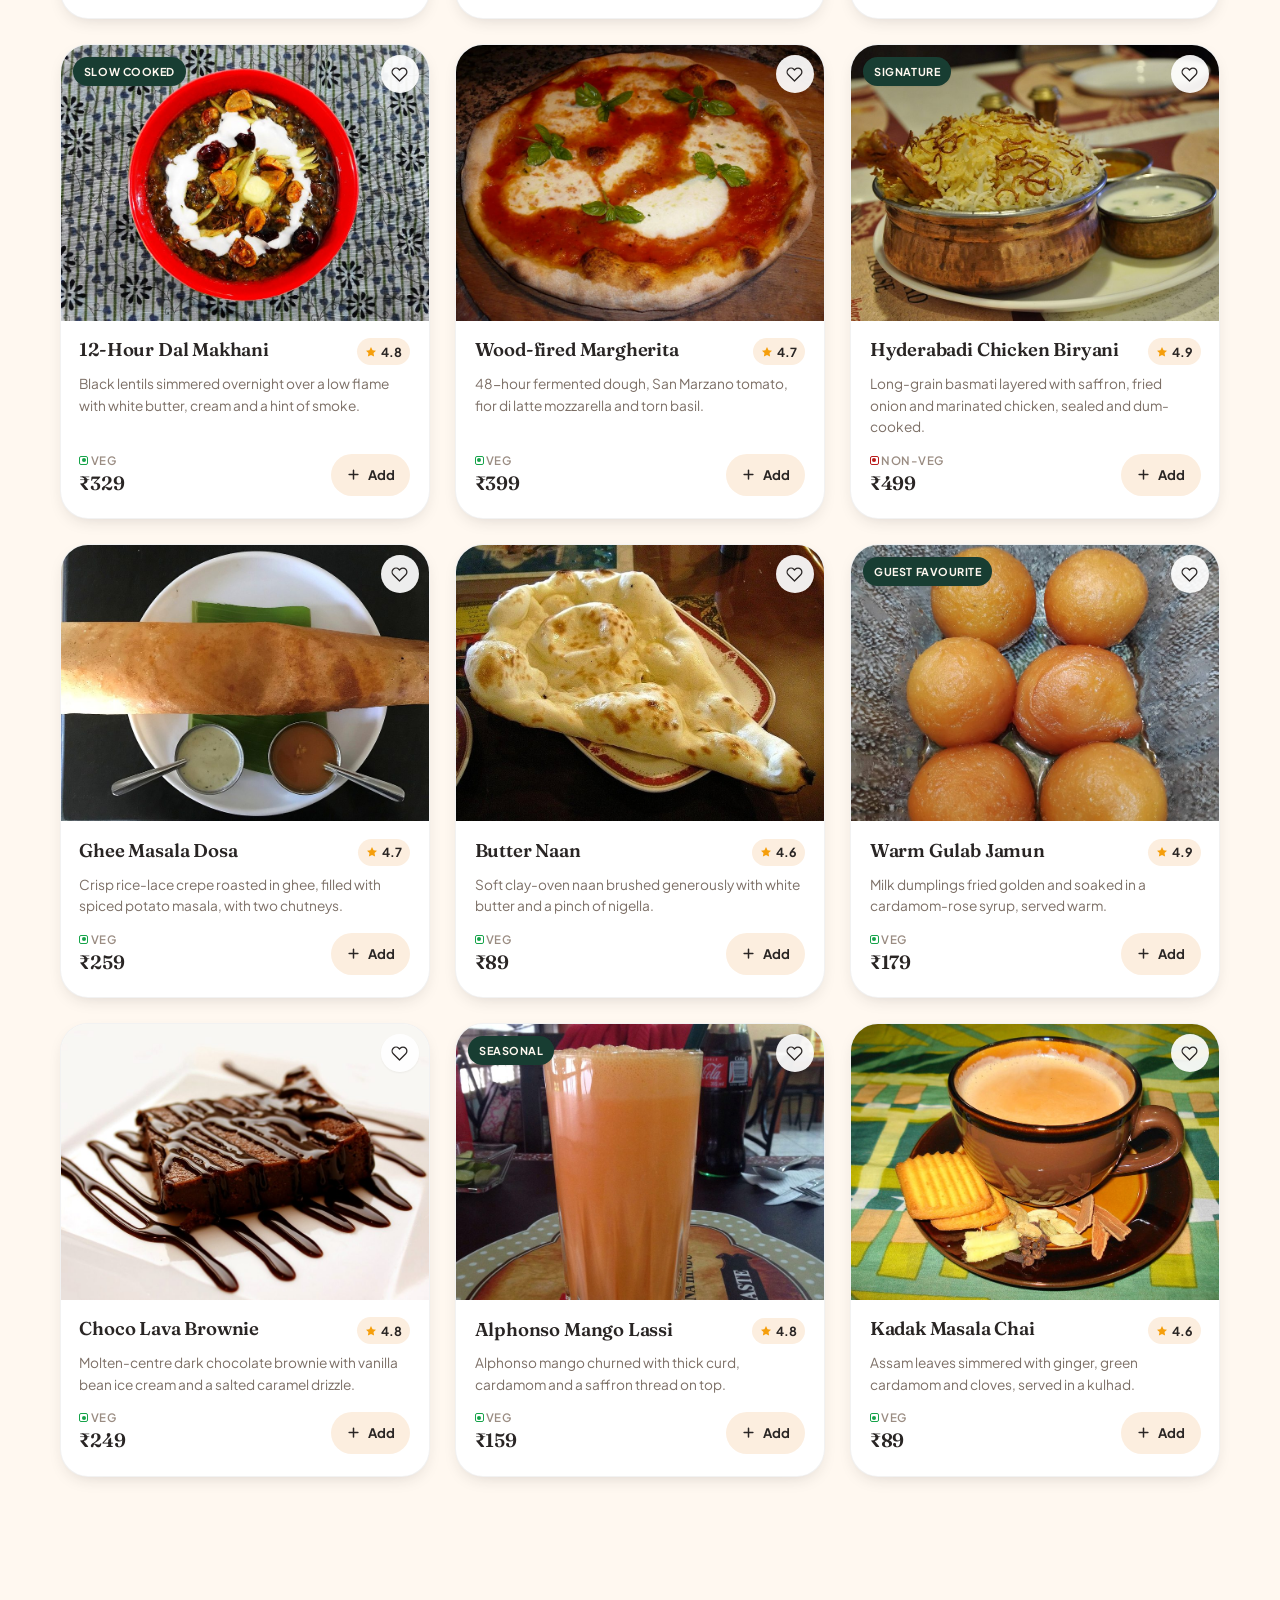
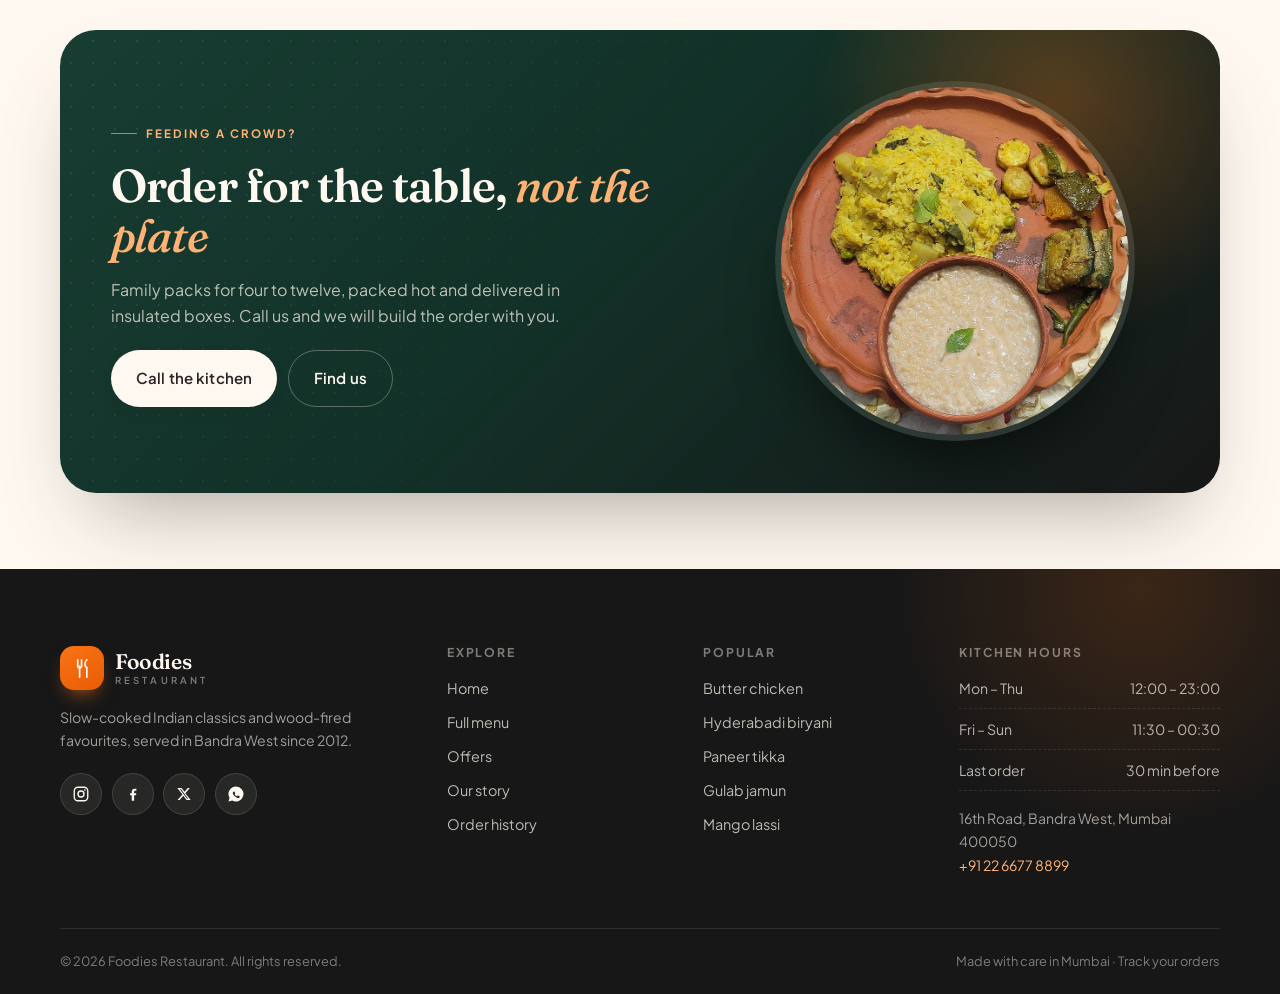
<file: frontend/menu.html>
<!DOCTYPE html>
<html lang="en">
<head>
<meta charset="UTF-8">
<meta name="viewport" content="width=device-width, initial-scale=1">
<meta name="theme-color" content="#FFF8F0">
<title>Menu — Foodies Restaurant</title>
<meta name="description" content="Browse the full Foodies Restaurant menu: starters, slow-cooked mains, biryani and breads, desserts and drinks. Search, filter and add to cart.">
<link rel="icon" href="assets/favicon.svg" type="image/svg+xml">
<link rel="preload" href="assets/fonts/Fraunces-normal-latin.woff2" as="font" type="font/woff2" crossorigin>
<link rel="preload" href="assets/fonts/PlusJakartaSans-normal-latin.woff2" as="font" type="font/woff2" crossorigin>
<link rel="stylesheet" href="css/style.css">
</head>
<body>

<div class="loader" aria-hidden="true">
  <div class="loader__plate"></div>
  <div class="loader__text">Foodies</div>
</div>

<!-- ============================ Navigation ============================ -->
<header class="nav" id="site-nav">
  <div class="nav__inner">
    <a class="brand" href="index.html" aria-label="Foodies Restaurant — home">
      <span class="brand__mark">
        <svg width="23" height="23" viewBox="0 0 24 24" fill="none" stroke="#fff" stroke-width="1.7" stroke-linecap="round" stroke-linejoin="round" aria-hidden="true">
          <path d="M7 3v6.5a2 2 0 0 0 4 0V3"/><path d="M9 9.5V21"/>
          <path d="M16.5 3c-1.4 1.1-2 2.9-2 4.8 0 1.6.7 2.6 2 3.1V21"/>
        </svg>
      </span>
      <span class="brand__text">
        <span class="brand__name">Foodies</span>
        <span class="brand__sub">Restaurant</span>
      </span>
    </a>

    <nav class="nav__links" aria-label="Primary">
      <a class="nav__link" href="index.html">Home</a>
      <a class="nav__link" href="menu.html">Menu</a>
      <a class="nav__link" href="index.html#offers">Offers</a>
      <a class="nav__link" href="index.html#about">About</a>
      <a class="nav__link" href="index.html#gallery">Gallery</a>
      <a class="nav__link" href="index.html#contact">Contact</a>
    </nav>

    <div class="nav__actions">
      <button class="icon-btn" type="button" data-cart-open aria-label="Open cart">
        <svg width="20" height="20" viewBox="0 0 24 24" fill="none" stroke="currentColor" stroke-width="1.7" stroke-linecap="round" stroke-linejoin="round" aria-hidden="true">
          <circle cx="9" cy="20" r="1.4"/><circle cx="18" cy="20" r="1.4"/>
          <path d="M2.5 3h2.2l2.3 12.2a2 2 0 0 0 2 1.6h8.2a2 2 0 0 0 2-1.6L21 7H6"/>
        </svg>
        <span class="cart-count" data-cart-count>0</span>
      </button>
      <a class="btn btn--primary nav__cta" href="menu.html">Order now</a>
      <button class="icon-btn nav__burger" type="button" data-burger aria-label="Open menu" aria-expanded="false" aria-controls="mobile-menu">
        <svg width="20" height="20" viewBox="0 0 24 24" fill="none" stroke="currentColor" stroke-width="1.9" stroke-linecap="round" aria-hidden="true"><path d="M4 7h16M4 12h16M4 17h16"/></svg>
      </button>
    </div>
  </div>
</header>

<div class="mobile-menu" id="mobile-menu" data-mobile-menu>
  <div class="mobile-menu__top">
    <span class="brand__name">Foodies</span>
    <button class="icon-btn" type="button" data-menu-close aria-label="Close menu">
      <svg width="20" height="20" viewBox="0 0 24 24" fill="none" stroke="currentColor" stroke-width="1.9" stroke-linecap="round" aria-hidden="true"><path d="M18 6 6 18M6 6l12 12"/></svg>
    </button>
  </div>
  <nav class="mobile-menu__links" aria-label="Mobile">
    <a class="mobile-menu__link" href="index.html">Home</a>
    <a class="mobile-menu__link" href="menu.html">Menu</a>
    <a class="mobile-menu__link" href="index.html#offers">Offers</a>
    <a class="mobile-menu__link" href="index.html#about">About</a>
    <a class="mobile-menu__link" href="index.html#gallery">Gallery</a>
    <a class="mobile-menu__link" href="index.html#contact">Contact</a>
  </nav>
  <div class="mobile-menu__foot">
    <a class="btn btn--primary btn--block" href="menu.html">Order now</a>
    <div class="mobile-menu__meta">
      <a href="tel:+912266778899">+91 22 6677 8899</a>
      <a href="orders.html">Order history</a>
    </div>
  </div>
</div>

<main>
  <!-- ============================ Page hero ============================ -->
  <section class="page-hero">
    <div class="container">
      <nav class="breadcrumb" aria-label="Breadcrumb">
        <a href="index.html">Home</a>
        <span aria-hidden="true">/</span>
        <span>Menu</span>
      </nav>
      <h1>The full menu</h1>
      <p>Fifteen dishes, cooked to order. Search for something specific, filter by course,
        or just scroll — the cart follows you around.</p>
    </div>
  </section>

  <!-- ============================ Filter bar ============================ -->
  <div class="filter-bar">
    <div class="container filter-bar__inner">
      <div class="search">
        <svg width="18" height="18" viewBox="0 0 24 24" fill="none" stroke="currentColor" stroke-width="1.9" stroke-linecap="round" aria-hidden="true"><circle cx="11" cy="11" r="7"/><path d="m20 20-3.6-3.6"/></svg>
        <input type="search" id="menu-search" placeholder="Search dishes, e.g. biryani, paneer, dessert" aria-label="Search dishes" autocomplete="off">
        <button class="search__clear" type="button" data-search-clear aria-label="Clear search">
          <svg width="16" height="16" viewBox="0 0 24 24" fill="none" stroke="currentColor" stroke-width="2" stroke-linecap="round" aria-hidden="true"><path d="M18 6 6 18M6 6l12 12"/></svg>
        </button>
      </div>

      <label class="toggle">
        <input type="checkbox" id="veg-only">
        <span>Veg only</span>
      </label>

      <div class="chips" role="tablist" aria-label="Dish categories" data-chips>
        <!-- category chips injected by menu.js -->
      </div>
    </div>
  </div>

  <!-- ============================ Dish grid ============================ -->
  <section class="section section--tight">
    <div class="container">
      <div class="results-line">
        <p><strong data-result-count>0</strong> dishes <span data-result-note></span></p>
        <button class="chip" type="button" data-reset hidden>Clear filters</button>
      </div>

      <div class="dish-grid" data-menu-grid aria-live="polite"></div>
    </div>
  </section>

  <!-- ============================ Order band ============================ -->
  <section class="section section--tight">
    <div class="container">
      <div class="offer reveal">
        <div class="offer__copy">
          <span class="eyebrow eyebrow--light">Feeding a crowd?</span>
          <h2>Order for the table, <em>not the plate</em></h2>
          <p>Family packs for four to twelve, packed hot and delivered in insulated boxes.
            Call us and we will build the order with you.</p>
          <div class="contact__cta">
            <a class="btn btn--light" href="tel:+912266778899">Call the kitchen</a>
            <a class="btn btn--ghost" style="color:#FFF8F0;border-color:rgba(255,248,240,.3)" href="index.html#contact">Find us</a>
          </div>
        </div>
        <div class="offer__media">
          <div class="offer__img">
            <img src="assets/img/gallery-2.jpg" alt="A festive thali laid out with several bowls" width="800" height="1000" loading="lazy">
          </div>
        </div>
      </div>
    </div>
  </section>
</main>

<!-- ============================== Footer ============================== -->
<footer class="footer">
  <div class="container">
    <div class="footer__grid">
      <div>
        <a class="brand" href="index.html" aria-label="Foodies Restaurant — home">
          <span class="brand__mark">
            <svg width="23" height="23" viewBox="0 0 24 24" fill="none" stroke="#fff" stroke-width="1.7" stroke-linecap="round" stroke-linejoin="round" aria-hidden="true">
              <path d="M7 3v6.5a2 2 0 0 0 4 0V3"/><path d="M9 9.5V21"/>
              <path d="M16.5 3c-1.4 1.1-2 2.9-2 4.8 0 1.6.7 2.6 2 3.1V21"/>
            </svg>
          </span>
          <span class="brand__text">
            <span class="brand__name">Foodies</span>
            <span class="brand__sub">Restaurant</span>
          </span>
        </a>
        <p>Slow-cooked Indian classics and wood-fired favourites, served in Bandra West since 2012.</p>
        <div class="socials">
          <a class="social" href="https://instagram.com" target="_blank" rel="noopener" aria-label="Instagram">
            <svg width="18" height="18" viewBox="0 0 24 24" fill="none" stroke="currentColor" stroke-width="1.8" stroke-linecap="round" stroke-linejoin="round" aria-hidden="true"><rect x="3" y="3" width="18" height="18" rx="5"/><circle cx="12" cy="12" r="4"/><circle cx="17.2" cy="6.8" r="1.1" fill="currentColor" stroke="none"/></svg>
          </a>
          <a class="social" href="https://facebook.com" target="_blank" rel="noopener" aria-label="Facebook">
            <svg width="18" height="18" viewBox="0 0 24 24" fill="currentColor" aria-hidden="true"><path d="M13.5 21v-7.2h2.5l.4-2.9h-2.9V9c0-.8.2-1.4 1.4-1.4h1.6V5c-.3 0-1.2-.1-2.3-.1-2.3 0-3.9 1.4-3.9 4v2H8v2.9h2.3V21h3.2Z"/></svg>
          </a>
          <a class="social" href="https://x.com" target="_blank" rel="noopener" aria-label="X">
            <svg width="16" height="16" viewBox="0 0 24 24" fill="currentColor" aria-hidden="true"><path d="M17.7 3h3.1l-6.8 7.8L22 21h-6.2l-4.9-6.4L5.4 21H2.3l7.3-8.3L2 3h6.4l4.4 5.8L17.7 3Zm-1.1 16.1h1.7L7.5 4.8H5.7l10.9 14.3Z"/></svg>
          </a>
          <a class="social" href="https://wa.me/919820011223" target="_blank" rel="noopener" aria-label="WhatsApp">
            <svg width="18" height="18" viewBox="0 0 24 24" fill="currentColor" aria-hidden="true"><path d="M12 2a10 10 0 0 0-8.6 15.1L2 22l5-1.3A10 10 0 1 0 12 2Zm5.3 14.1c-.2.6-1.2 1.2-1.7 1.2-.5.1-1 .1-1.7-.1a11 11 0 0 1-4-2.5 9 9 0 0 1-2-3c-.2-.6-.2-1.2 0-1.7.2-.4.8-1.1 1.1-1.2.3-.1.6-.1.8.1l1.1 1.9c.1.2.1.4 0 .6l-.5.7c-.1.2-.1.3 0 .5.4.7 1.6 1.9 2.6 2.3.2.1.4.1.5-.1l.7-.8c.2-.2.4-.2.6-.1l1.8 1c.2.1.3.4.2.7Z"/></svg>
          </a>
        </div>
      </div>

      <div>
        <h4>Explore</h4>
        <div class="footer__links">
          <a href="index.html">Home</a>
          <a href="menu.html">Full menu</a>
          <a href="index.html#offers">Offers</a>
          <a href="index.html#about">Our story</a>
          <a href="orders.html">Order history</a>
        </div>
      </div>

      <div>
        <h4>Popular</h4>
        <div class="footer__links">
          <a href="menu.html?category=mains">Butter chicken</a>
          <a href="menu.html?category=biryani">Hyderabadi biryani</a>
          <a href="menu.html?category=starters">Paneer tikka</a>
          <a href="menu.html?category=desserts">Gulab jamun</a>
          <a href="menu.html?category=drinks">Mango lassi</a>
        </div>
      </div>

      <div>
        <h4>Kitchen hours</h4>
        <div class="footer__hours">
          <div><span>Mon – Thu</span><span>12:00 – 23:00</span></div>
          <div><span>Fri – Sun</span><span>11:30 – 00:30</span></div>
          <div><span>Last order</span><span>30 min before</span></div>
        </div>
        <p style="margin-top:1rem">16th Road, Bandra West, Mumbai 400050<br>
          <a href="tel:+912266778899" style="color:#FFB273">+91 22 6677 8899</a></p>
      </div>
    </div>

    <div class="footer__bottom">
      <span>© <span data-year>2026</span> Foodies Restaurant. All rights reserved.</span>
      <span>Made with care in Mumbai · <a href="orders.html">Track your orders</a></span>
    </div>
  </div>
</footer>

<button class="to-top" type="button" data-to-top aria-label="Back to top">
  <svg width="18" height="18" viewBox="0 0 24 24" fill="none" stroke="currentColor" stroke-width="2.2" stroke-linecap="round" stroke-linejoin="round" aria-hidden="true"><path d="M12 19V5M6 11l6-6 6 6"/></svg>
</button>

<script src="js/data.js"></script>
<script src="js/app.js"></script>
<script src="js/menu.js"></script>
</body>
</html>
</file>
<file: frontend/css/style.css>
/* ==========================================================================
   Foodies Restaurant — design system & styles
   Palette: cream #FFF8F0 · orange #F97316 · forest #183D32 · charcoal #171717
            ink #292524 · white #FFFFFF
   ========================================================================== */

/* ---------- Fonts (self-hosted, no external requests) ---------- */
@font-face{font-family:'Fraunces';font-style:italic;font-weight:300 900;font-display:swap;src:url(../assets/fonts/Fraunces-italic-latin-ext.woff2) format('woff2');unicode-range:U+0100-02BA,U+02BD-02C5,U+02C7-02CC,U+02CE-02D7,U+02DD-02FF,U+0304,U+0308,U+0329,U+1D00-1DBF,U+1E00-1E9F,U+1EF2-1EFF,U+2020,U+20A0-20AB,U+20AD-20C4,U+2113,U+2C60-2C7F,U+A720-A7FF;}
@font-face{font-family:'Fraunces';font-style:italic;font-weight:300 900;font-display:swap;src:url(../assets/fonts/Fraunces-italic-latin.woff2) format('woff2');unicode-range:U+0000-00FF,U+0131,U+0152-0153,U+02BB-02BC,U+02C6,U+02DA,U+02DC,U+0304,U+0308,U+0329,U+2000-206F,U+20AC,U+2122,U+2191,U+2193,U+2212,U+2215,U+FEFF,U+FFFD;}
@font-face{font-family:'Fraunces';font-style:normal;font-weight:300 900;font-display:swap;src:url(../assets/fonts/Fraunces-normal-latin-ext.woff2) format('woff2');unicode-range:U+0100-02BA,U+02BD-02C5,U+02C7-02CC,U+02CE-02D7,U+02DD-02FF,U+0304,U+0308,U+0329,U+1D00-1DBF,U+1E00-1E9F,U+1EF2-1EFF,U+2020,U+20A0-20AB,U+20AD-20C4,U+2113,U+2C60-2C7F,U+A720-A7FF;}
@font-face{font-family:'Fraunces';font-style:normal;font-weight:300 900;font-display:swap;src:url(../assets/fonts/Fraunces-normal-latin.woff2) format('woff2');unicode-range:U+0000-00FF,U+0131,U+0152-0153,U+02BB-02BC,U+02C6,U+02DA,U+02DC,U+0304,U+0308,U+0329,U+2000-206F,U+20AC,U+2122,U+2191,U+2193,U+2212,U+2215,U+FEFF,U+FFFD;}
@font-face{font-family:'Plus Jakarta Sans';font-style:normal;font-weight:200 800;font-display:swap;src:url(../assets/fonts/PlusJakartaSans-normal-latin-ext.woff2) format('woff2');unicode-range:U+0100-02BA,U+02BD-02C5,U+02C7-02CC,U+02CE-02D7,U+02DD-02FF,U+0304,U+0308,U+0329,U+1D00-1DBF,U+1E00-1E9F,U+1EF2-1EFF,U+2020,U+20A0-20AB,U+20AD-20C4,U+2113,U+2C60-2C7F,U+A720-A7FF;}
@font-face{font-family:'Plus Jakarta Sans';font-style:normal;font-weight:200 800;font-display:swap;src:url(../assets/fonts/PlusJakartaSans-normal-latin.woff2) format('woff2');unicode-range:U+0000-00FF,U+0131,U+0152-0153,U+02BB-02BC,U+02C6,U+02DA,U+02DC,U+0304,U+0308,U+0329,U+2000-206F,U+20AC,U+2122,U+2191,U+2193,U+2212,U+2215,U+FEFF,U+FFFD;}

/* ---------- Tokens ---------- */
:root{
  --cream:#FFF8F0;
  --cream-2:#FCEEDF;
  --cream-3:#F7E3CE;
  --orange:#F97316;
  --orange-600:#EA660B;
  --orange-100:#FFEDD5;
  --green:#183D32;
  --green-700:#123128;
  --green-900:#0C211B;
  --charcoal:#171717;
  --ink:#292524;
  --muted:#7C6F66;
  --muted-2:#9A8C82;
  --white:#FFFFFF;
  --line:rgba(41,37,36,.10);
  --line-strong:rgba(41,37,36,.18);

  --r-xs:10px; --r-sm:14px; --r-md:20px; --r-lg:28px; --r-xl:36px; --r-pill:999px;
  --shadow-xs:0 1px 2px rgba(41,37,36,.06);
  --shadow-sm:0 6px 18px -8px rgba(41,37,36,.22);
  --shadow-md:0 20px 44px -22px rgba(41,37,36,.32);
  --shadow-lg:0 44px 80px -36px rgba(41,37,36,.42);
  --shadow-orange:0 18px 34px -16px rgba(249,115,22,.75);

  --font-display:'Fraunces',Georgia,'Times New Roman',serif;
  --font-body:'Plus Jakarta Sans',system-ui,-apple-system,'Segoe UI',sans-serif;

  --ease:cubic-bezier(.22,1,.36,1);
  --ease-soft:cubic-bezier(.4,0,.2,1);
  --nav-h:84px;
  --container:1240px;
}

/* ---------- Reset ---------- */
*,*::before,*::after{box-sizing:border-box}
html{-webkit-text-size-adjust:100%;scroll-behavior:smooth;scroll-padding-top:100px}
body{
  margin:0;background:var(--cream);color:var(--ink);
  font-family:var(--font-body);font-size:16px;line-height:1.65;
  font-weight:400;-webkit-font-smoothing:antialiased;text-rendering:optimizeLegibility;
  overflow-x:hidden;
  overflow-x:clip;
}
body.no-scroll{overflow:hidden}
img{max-width:100%;display:block}
a{color:inherit;text-decoration:none}
button{font:inherit;color:inherit;border:0;background:none;cursor:pointer}
input,select,textarea{font:inherit;color:inherit}
h1,h2,h3,h4{font-family:var(--font-display);font-weight:600;line-height:1.08;letter-spacing:-.02em;margin:0;color:var(--ink)}
p{margin:0}
ul{margin:0;padding:0;list-style:none}
::selection{background:var(--orange);color:#fff}
:focus-visible{outline:2px solid var(--orange);outline-offset:3px;border-radius:6px}

/* ---------- Layout helpers ---------- */
.container{width:100%;max-width:var(--container);margin-inline:auto;padding-inline:clamp(18px,4vw,40px)}
.section{position:relative;padding-block:clamp(64px,8vw,118px)}
.section--tight{padding-block:clamp(48px,6vw,80px)}
.section--cream2{background:var(--cream-2)}
.section--dark{background:var(--charcoal);color:#F5EFE8}
.section--green{background:var(--green);color:#EAF2EE}
.section-head{max-width:640px;margin-bottom:clamp(34px,4vw,56px)}
.section-head--center{margin-inline:auto;text-align:center}
.section-head h2{font-size:clamp(2rem,4.1vw,3.35rem);margin:.35em 0 .5em}
.section-head p{color:var(--muted);font-size:1.02rem;max-width:52ch}
.section-head--center p{margin-inline:auto}
.section--dark .section-head p,.section--green .section-head p{color:rgba(255,248,240,.68)}
.section--dark .section-head h2,.section--green .section-head h2{color:#FFF8F0}

.eyebrow{
  display:inline-flex;align-items:center;gap:.55rem;
  font-size:.72rem;font-weight:700;letter-spacing:.18em;text-transform:uppercase;
  color:var(--orange);
}
.eyebrow::before{content:"";width:26px;height:1.5px;background:currentColor;opacity:.65}
.section-head--center .eyebrow::after{content:"";width:26px;height:1.5px;background:currentColor;opacity:.65}
.eyebrow--light{color:#FFB273}
.serif-italic{font-family:var(--font-display);font-style:italic;font-weight:500;color:var(--orange)}

/* ---------- Buttons ---------- */
.btn{
  --btn-bg:var(--orange);--btn-fg:#fff;
  position:relative;display:inline-flex;align-items:center;justify-content:center;gap:.6rem;
  padding:.95rem 1.55rem;border-radius:var(--r-pill);
  font-size:.94rem;font-weight:600;letter-spacing:.01em;white-space:nowrap;
  background:var(--btn-bg);color:var(--btn-fg);
  transition:transform .4s var(--ease),box-shadow .4s var(--ease),background .3s var(--ease),color .3s var(--ease),border-color .3s;
  will-change:transform;
}
.btn svg{flex:none}
.btn:hover{transform:translateY(-3px)}
.btn:active{transform:translateY(-1px) scale(.985)}
.btn--primary{box-shadow:var(--shadow-orange);overflow:hidden}
.btn--primary::after{
  content:"";position:absolute;inset:0;pointer-events:none;
  background:linear-gradient(115deg,transparent 25%,rgba(255,255,255,.34) 48%,transparent 70%);
  transform:translateX(-130%);transition:transform .75s var(--ease);
}
.btn--primary:hover::after{transform:translateX(130%)}
.btn--ghost{background:transparent;color:var(--ink);border:1.5px solid var(--line-strong);box-shadow:none}
.btn--ghost:hover{border-color:var(--ink);background:rgba(41,37,36,.04)}
.btn--dark{background:var(--ink);color:#FFF8F0;box-shadow:var(--shadow-sm)}
.btn--light{background:#FFF8F0;color:var(--ink);box-shadow:var(--shadow-sm)}
.btn--block{width:100%}
.btn--sm{padding:.7rem 1.1rem;font-size:.86rem}
.btn[disabled]{opacity:.6;pointer-events:none}
.btn__arrow{transition:transform .4s var(--ease)}
.btn:hover .btn__arrow{transform:translateX(4px)}

/* ---------- Page loader ---------- */
.loader{
  position:fixed;inset:0;z-index:200;display:grid;place-items:center;gap:18px;
  background:var(--cream);transition:opacity .6s var(--ease),visibility .6s;
}
.loader.is-done{opacity:0;visibility:hidden}
.loader__plate{
  width:64px;height:64px;border-radius:50%;
  border:2px solid rgba(249,115,22,.22);border-top-color:var(--orange);
  animation:spin 1s linear infinite;position:relative;
}
.loader__plate::after{
  content:"";position:absolute;inset:14px;border-radius:50%;
  background:radial-gradient(circle at 32% 30%,#FFB273,var(--orange));
  animation:pulse 1.6s var(--ease) infinite;
}
.loader__text{font-family:var(--font-display);font-size:1rem;letter-spacing:.24em;text-transform:uppercase;color:var(--muted)}
@keyframes spin{to{transform:rotate(360deg)}}
@keyframes pulse{0%,100%{transform:scale(.86);opacity:.75}50%{transform:scale(1);opacity:1}}

/* ---------- Navigation ---------- */
.nav{
  position:fixed;inset-inline:0;top:0;z-index:100;
  height:var(--nav-h);display:flex;align-items:center;
  transition:height .4s var(--ease),background .4s var(--ease),box-shadow .4s var(--ease),border-color .4s;
  border-bottom:1px solid transparent;
}
.nav__inner{width:100%;max-width:var(--container);margin-inline:auto;padding-inline:clamp(18px,4vw,40px);display:flex;align-items:center;gap:clamp(16px,3vw,44px)}
.nav.is-scrolled{
  height:68px;background:rgba(255,248,240,.82);backdrop-filter:blur(18px) saturate(150%);
  -webkit-backdrop-filter:blur(18px) saturate(150%);
  border-bottom-color:rgba(41,37,36,.08);box-shadow:0 10px 30px -22px rgba(41,37,36,.5);
}
.brand{display:flex;align-items:center;gap:.7rem;flex:none}
.brand__mark{
  width:44px;height:44px;border-radius:14px;display:grid;place-items:center;flex:none;
  background:linear-gradient(150deg,var(--orange),#E85D04);
  box-shadow:0 10px 20px -10px rgba(249,115,22,.9);
  transition:transform .5s var(--ease),border-radius .5s var(--ease);
}
.brand:hover .brand__mark{transform:rotate(-8deg) scale(1.05);border-radius:18px}
.brand__text{display:flex;flex-direction:column;line-height:1}
.brand__name{font-family:var(--font-display);font-size:1.32rem;font-weight:600;letter-spacing:-.02em}
.brand__sub{font-size:.6rem;letter-spacing:.32em;text-transform:uppercase;color:var(--muted-2);margin-top:4px;font-weight:600}
.nav__links{display:flex;align-items:center;gap:clamp(14px,2vw,30px);margin-inline:auto}
.nav__link{position:relative;font-size:.92rem;font-weight:500;color:rgba(41,37,36,.78);padding-block:6px;transition:color .3s}
.nav__link::after{
  content:"";position:absolute;left:0;right:0;bottom:0;height:1.5px;background:var(--orange);
  transform:scaleX(0);transform-origin:left;transition:transform .45s var(--ease);
}
.nav__link:hover,.nav__link.is-active{color:var(--ink)}
.nav__link:hover::after,.nav__link.is-active::after{transform:scaleX(1)}
.nav__actions{display:flex;align-items:center;gap:.7rem;flex:none}

.icon-btn{
  position:relative;width:46px;height:46px;border-radius:50%;display:grid;place-items:center;
  background:var(--white);border:1px solid var(--line);box-shadow:var(--shadow-xs);
  transition:transform .35s var(--ease),box-shadow .35s var(--ease),background .3s,color .3s;
}
.icon-btn:hover{transform:translateY(-2px);box-shadow:var(--shadow-sm);color:var(--orange)}
.icon-btn.is-bump{animation:bump .5s var(--ease)}
@keyframes bump{0%{transform:scale(1)}35%{transform:scale(1.16)}60%{transform:scale(.95)}100%{transform:scale(1)}}
.cart-count{
  position:absolute;top:-3px;right:-3px;min-width:21px;height:21px;padding:0 5px;
  border-radius:var(--r-pill);background:var(--orange);color:#fff;
  font-size:.68rem;font-weight:700;display:grid;place-items:center;
  border:2px solid var(--cream);transform:scale(0);transition:transform .35s var(--ease);
}
.cart-count.is-visible{transform:scale(1)}
.nav__cta{padding:.8rem 1.3rem;font-size:.88rem}
.nav__burger{display:none}

/* Mobile drawer */
.mobile-menu{
  position:fixed;inset:0;z-index:120;background:var(--cream);
  display:flex;flex-direction:column;padding:24px;
  clip-path:circle(0% at calc(100% - 46px) 42px);
  transition:clip-path .7s var(--ease);visibility:hidden;
}
.mobile-menu.is-open{clip-path:circle(150% at calc(100% - 46px) 42px);visibility:visible}
.mobile-menu__top{display:flex;align-items:center;justify-content:space-between}
.mobile-menu__links{margin-top:auto;margin-bottom:auto;display:flex;flex-direction:column;gap:6px}
.mobile-menu__link{
  font-family:var(--font-display);font-size:clamp(1.9rem,8vw,2.6rem);font-weight:600;
  padding-block:8px;opacity:0;transform:translateY(18px);transition:opacity .5s var(--ease),transform .5s var(--ease),color .3s;
}
.mobile-menu__link:hover{color:var(--orange)}
.mobile-menu.is-open .mobile-menu__link{opacity:1;transform:none}
.mobile-menu__foot{display:flex;flex-direction:column;gap:14px;padding-top:20px;border-top:1px solid var(--line)}
.mobile-menu__meta{display:flex;gap:18px;font-size:.85rem;color:var(--muted);flex-wrap:wrap}

/* ---------- Hero ---------- */
.hero{position:relative;padding-top:calc(var(--nav-h) + clamp(28px,5vw,64px));padding-bottom:clamp(48px,6vw,80px);overflow:hidden}
.hero__bg{position:absolute;inset:0;z-index:0;pointer-events:none}
.hero__bg::before,.hero__bg::after{content:"";position:absolute;border-radius:50%;filter:blur(70px)}
.hero__bg::before{width:44vw;height:44vw;top:-14vw;right:-8vw;background:radial-gradient(circle,rgba(249,115,22,.20),transparent 68%)}
.hero__bg::after{width:38vw;height:38vw;bottom:-16vw;left:-10vw;background:radial-gradient(circle,rgba(24,61,50,.16),transparent 70%)}
.hero__grain{
  position:absolute;inset:0;opacity:.5;
  background-image:radial-gradient(rgba(41,37,36,.14) 1px,transparent 1px);
  background-size:26px 26px;
  mask-image:radial-gradient(ellipse at 30% 20%,#000,transparent 62%);
  -webkit-mask-image:radial-gradient(ellipse at 30% 20%,#000,transparent 62%);
}
.hero__inner{position:relative;z-index:1;display:grid;grid-template-columns:1.02fr .98fr;gap:clamp(28px,4vw,64px);align-items:center}
.hero__copy{max-width:600px}
.hero__chip{
  display:inline-flex;align-items:center;gap:.6rem;padding:.5rem .95rem .5rem .6rem;
  border-radius:var(--r-pill);background:rgba(255,255,255,.75);border:1px solid var(--line);
  font-size:.78rem;font-weight:600;color:var(--ink);box-shadow:var(--shadow-xs);backdrop-filter:blur(6px);
}
.hero__chip .dot{width:8px;height:8px;border-radius:50%;background:#22A06B;box-shadow:0 0 0 4px rgba(34,160,107,.16);animation:blink 2.4s infinite}
@keyframes blink{0%,100%{opacity:1}50%{opacity:.35}}
.hero h1{
  font-size:clamp(2.6rem,5.6vw,4.55rem);letter-spacing:-.035em;margin:clamp(18px,2.4vw,26px) 0 0;
  line-height:1.02;
}
.hero h1 em{font-style:italic;color:var(--orange);font-weight:500}
.hero__lead{margin-top:clamp(16px,2vw,22px);color:var(--muted);font-size:clamp(.98rem,1.15vw,1.08rem);max-width:46ch}
.hero__actions{display:flex;flex-wrap:wrap;gap:.85rem;margin-top:clamp(24px,3vw,34px)}
.hero__stats{display:flex;flex-wrap:wrap;gap:clamp(20px,3vw,42px);margin-top:clamp(34px,4vw,52px);padding-top:clamp(22px,3vw,30px);border-top:1px solid var(--line)}
.hero__stat strong{display:block;font-family:var(--font-display);font-size:clamp(1.5rem,2.4vw,2.05rem);font-weight:600;letter-spacing:-.02em}
.hero__stat span{font-size:.78rem;color:var(--muted);letter-spacing:.04em;text-transform:uppercase;font-weight:600}

.hero__media{position:relative;justify-self:end;width:100%;max-width:520px}
.hero__frame{
  position:relative;border-radius:280px 280px var(--r-lg) var(--r-lg);overflow:hidden;
  box-shadow:var(--shadow-lg);aspect-ratio:4/5;isolation:isolate;
}
.hero__frame img{width:100%;height:100%;object-fit:cover;transform:scale(1.02);animation:heroZoom 18s var(--ease-soft) infinite alternate}
@keyframes heroZoom{from{transform:scale(1.02)}to{transform:scale(1.12)}}
.hero__frame::after{
  content:"";position:absolute;inset:0;
  background:linear-gradient(200deg,rgba(23,23,23,0) 40%,rgba(23,23,23,.55));
}
.hero__ring{
  position:absolute;width:78%;aspect-ratio:1;border:1.5px dashed rgba(249,115,22,.4);border-radius:50%;
  top:-8%;right:-14%;z-index:-1;animation:spin 46s linear infinite;
}
.float-card{
  position:absolute;z-index:3;background:rgba(255,255,255,.92);backdrop-filter:blur(14px);
  border:1px solid rgba(255,255,255,.9);border-radius:var(--r-md);
  box-shadow:var(--shadow-md);padding:.8rem .95rem;display:flex;align-items:center;gap:.7rem;
  animation:floaty 7s var(--ease-soft) infinite;
}
.float-card--rating{top:12%;left:-9%;animation-delay:.2s}
.float-card--delivery{bottom:16%;left:-11%;animation-delay:1.4s}
.float-card__icon{width:38px;height:38px;border-radius:12px;display:grid;place-items:center;flex:none;background:var(--orange-100);color:var(--orange-600)}
.float-card__icon--green{background:rgba(24,61,50,.1);color:var(--green)}
.float-card strong{display:block;font-size:.92rem;line-height:1.2}
.float-card small{font-size:.72rem;color:var(--muted);display:flex;align-items:center;gap:4px}
@keyframes floaty{0%,100%{transform:translateY(0)}50%{transform:translateY(-12px)}}
.hero__badge{
  position:absolute;right:-6%;bottom:6%;z-index:3;width:118px;height:118px;border-radius:50%;
  background:var(--green);color:#FFF8F0;display:grid;place-items:center;text-align:center;
  box-shadow:var(--shadow-md);animation:floaty 8s var(--ease-soft) infinite;animation-delay:.8s;
}
.hero__badge svg{position:absolute;inset:0;width:100%;height:100%;animation:spin 26s linear infinite}
.hero__badge span{position:relative;font-family:var(--font-display);font-size:1.35rem;font-weight:600;line-height:1}
.hero__badge small{position:relative;display:block;font-family:var(--font-body);font-size:.58rem;letter-spacing:.16em;text-transform:uppercase;opacity:.7;margin-top:2px}

/* ---------- Marquee strip ---------- */
.strip{background:var(--green);color:#EAF2EE;padding-block:14px;overflow:hidden;position:relative}
.strip__track{display:flex;gap:34px;width:max-content;animation:marquee 34s linear infinite}
.strip__item{display:inline-flex;align-items:center;gap:34px;font-family:var(--font-display);font-size:.98rem;letter-spacing:.02em;white-space:nowrap}
.strip__item::after{content:"✳";color:var(--orange);font-size:.8rem}
@keyframes marquee{to{transform:translateX(-50%)}}

/* ---------- Dish cards ---------- */
.dish-grid{display:grid;grid-template-columns:repeat(auto-fill,minmax(272px,1fr));gap:clamp(16px,2vw,26px)}
@media (min-width:1120px){
  .dish-grid--four{grid-template-columns:repeat(4,1fr)}
}
.dish-card{
  position:relative;background:var(--white);border-radius:var(--r-lg);overflow:hidden;
  border:1px solid rgba(41,37,36,.06);box-shadow:var(--shadow-sm);
  display:flex;flex-direction:column;
  transition:transform .5s var(--ease),box-shadow .5s var(--ease);
}
.dish-card:hover{transform:translateY(-8px);box-shadow:var(--shadow-lg)}
.dish-card__media{position:relative;aspect-ratio:4/3;overflow:hidden;background:var(--cream-3)}
.dish-card__media img{width:100%;height:100%;object-fit:cover;transition:transform .9s var(--ease)}
.dish-card:hover .dish-card__media img{transform:scale(1.09)}
.dish-card__media::after{
  content:"";position:absolute;inset:0;background:linear-gradient(180deg,rgba(23,23,23,.22),transparent 40%);
  opacity:0;transition:opacity .5s var(--ease);
}
.dish-card:hover .dish-card__media::after{opacity:1}
.dish-card__badges{position:absolute;top:12px;left:12px;display:flex;gap:6px;flex-wrap:wrap;z-index:2}
.pill{
  display:inline-flex;align-items:center;gap:5px;padding:.34rem .68rem;border-radius:var(--r-pill);
  font-size:.68rem;font-weight:700;letter-spacing:.05em;text-transform:uppercase;
  background:rgba(255,255,255,.94);color:var(--ink);box-shadow:var(--shadow-xs);backdrop-filter:blur(6px);
}
.pill--orange{background:var(--orange);color:#fff}
.pill--green{background:var(--green);color:#FFF8F0}
.pill--ghost{background:rgba(255,255,255,.92)}
.dish-card__fav{
  position:absolute;top:10px;right:10px;z-index:2;width:38px;height:38px;border-radius:50%;
  display:grid;place-items:center;background:rgba(255,255,255,.92);color:var(--ink);
  box-shadow:var(--shadow-xs);transition:transform .3s var(--ease),color .3s,background .3s;
}
.dish-card__fav:hover{transform:scale(1.08)}
.dish-card__fav.is-active{color:#E11D48;background:#fff}
.dish-card__fav.is-active svg{fill:currentColor}
.dish-card__body{padding:1.1rem 1.15rem 1.15rem;display:flex;flex-direction:column;gap:.5rem;flex:1}
.dish-card__top{display:flex;align-items:flex-start;justify-content:space-between;gap:.6rem}
.dish-card__name{font-family:var(--font-display);font-size:1.16rem;font-weight:600;letter-spacing:-.01em;line-height:1.25}
.dish-card__rating{display:inline-flex;align-items:center;gap:4px;font-size:.78rem;font-weight:700;color:var(--ink);background:var(--cream-2);padding:.2rem .5rem;border-radius:var(--r-pill);flex:none}
.dish-card__rating svg{color:#F59E0B}
.dish-card__desc{font-size:.855rem;color:var(--muted);line-height:1.55;flex:1}
.dish-card__foot{display:flex;align-items:center;justify-content:space-between;gap:.7rem;margin-top:.35rem}
.dish-card__price{font-family:var(--font-display);font-size:1.2rem;font-weight:600;letter-spacing:-.01em}
.dish-card__price small{font-family:var(--font-body);font-size:.72rem;color:var(--muted-2);font-weight:600;letter-spacing:.04em;text-transform:uppercase;display:block;margin-bottom:-2px}
.add-btn{
  display:inline-flex;align-items:center;gap:.45rem;padding:.62rem .95rem;border-radius:var(--r-pill);
  background:var(--cream-2);color:var(--ink);font-size:.82rem;font-weight:700;
  transition:background .35s var(--ease),color .35s var(--ease),transform .35s var(--ease),box-shadow .35s var(--ease);
}
.add-btn:hover{background:var(--orange);color:#fff;transform:translateY(-2px);box-shadow:var(--shadow-orange)}
.add-btn.is-added{background:var(--green);color:#fff}
.add-btn svg{transition:transform .35s var(--ease)}
.add-btn.is-added svg{transform:rotate(360deg)}
.veg-dot{width:9px;height:9px;border-radius:2px;border:1.5px solid #16A34A;position:relative;display:inline-block;flex:none}
.veg-dot::after{content:"";position:absolute;inset:1.5px;border-radius:50%;background:#16A34A}
.veg-dot--nonveg{border-color:#B91C1C}
.veg-dot--nonveg::after{background:#B91C1C}

/* ---------- Offers ---------- */
.offer-wrap{position:relative}
.offer{
  position:relative;overflow:hidden;border-radius:var(--r-xl);
  background:linear-gradient(135deg,var(--green) 0%,var(--green-700) 46%,var(--charcoal) 100%);
  color:#FFF8F0;padding:clamp(26px,4vw,56px);
  display:grid;grid-template-columns:1.15fr .85fr;gap:clamp(24px,4vw,52px);align-items:center;
  box-shadow:var(--shadow-lg);
}
.offer::before{
  content:"";position:absolute;width:520px;height:520px;border-radius:50%;
  background:radial-gradient(circle,rgba(249,115,22,.30),transparent 65%);
  top:-40%;right:-8%;filter:blur(10px);pointer-events:none;
}
.offer::after{
  content:"";position:absolute;inset:0;pointer-events:none;
  background-image:radial-gradient(rgba(255,248,240,.09) 1px,transparent 1px);background-size:22px 22px;
  mask-image:linear-gradient(120deg,#000,transparent 60%);-webkit-mask-image:linear-gradient(120deg,#000,transparent 60%);
}
.offer__copy{position:relative;z-index:2}
.offer h2{font-size:clamp(1.9rem,3.6vw,3rem);color:#FFF8F0;margin:.4em 0 .35em}
.offer h2 em{font-style:italic;color:#FFB273;font-weight:500}
.offer p{color:rgba(255,248,240,.72);max-width:42ch}
.coupon{
  display:inline-flex;align-items:center;gap:.75rem;margin-top:1.6rem;padding:.6rem .6rem .6rem 1rem;
  border-radius:var(--r-pill);border:1.5px dashed rgba(255,178,115,.6);background:rgba(255,248,240,.07);
  backdrop-filter:blur(4px);
}
.coupon__code{font-family:var(--font-display);font-size:1.02rem;letter-spacing:.16em;font-weight:600}
.coupon__btn{
  display:inline-flex;align-items:center;gap:.4rem;padding:.5rem .9rem;border-radius:var(--r-pill);
  background:var(--orange);color:#fff;font-size:.76rem;font-weight:700;letter-spacing:.04em;
  transition:transform .3s var(--ease),background .3s;
}
.coupon__btn:hover{transform:scale(1.04);background:#FB8C3A}
.countdown{display:flex;gap:.6rem;margin-top:1.8rem}
.countdown__box{
  min-width:66px;padding:.6rem .5rem;border-radius:var(--r-sm);text-align:center;
  background:rgba(255,248,240,.08);border:1px solid rgba(255,248,240,.14);
}
.countdown__box strong{display:block;font-family:var(--font-display);font-size:1.35rem;line-height:1;font-variant-numeric:tabular-nums}
.countdown__box span{font-size:.6rem;letter-spacing:.14em;text-transform:uppercase;color:rgba(255,248,240,.6)}
.offer__media{position:relative;z-index:2;display:grid;place-items:center}
.offer__img{
  width:100%;max-width:360px;aspect-ratio:1;border-radius:50%;overflow:hidden;
  box-shadow:0 40px 70px -30px rgba(0,0,0,.7);border:6px solid rgba(255,248,240,.1);
}
.offer__img img{width:100%;height:100%;object-fit:cover;animation:heroZoom 20s var(--ease-soft) infinite alternate}
.offer__stamp{
  position:absolute;top:-6px;right:2px;width:96px;height:96px;border-radius:50%;
  background:var(--orange);color:#fff;display:grid;place-items:center;text-align:center;
  font-family:var(--font-display);font-size:.86rem;line-height:1.1;font-weight:600;
  box-shadow:var(--shadow-md);transform:rotate(-8deg);animation:floaty 6s var(--ease-soft) infinite;
}

/* ---------- About ---------- */
.about{display:grid;grid-template-columns:1fr 1fr;gap:clamp(30px,5vw,72px);align-items:center}
.about__media{position:relative}
.about__main{
  border-radius:280px 280px var(--r-lg) var(--r-lg);overflow:hidden;box-shadow:var(--shadow-lg);aspect-ratio:4/4.6;
}
.about__main img{width:100%;height:100%;object-fit:cover;transition:transform 1.2s var(--ease)}
.about__main:hover img{transform:scale(1.05)}
.about__strip{
  position:absolute;right:-8%;bottom:6%;width:46%;aspect-ratio:4/3;border-radius:var(--r-md);overflow:hidden;
  border:6px solid var(--cream);box-shadow:var(--shadow-md);
}
.about__strip img{width:100%;height:100%;object-fit:cover}
.about__years{
  position:absolute;left:-6%;top:8%;width:112px;height:112px;border-radius:50%;
  background:var(--orange);color:#fff;display:grid;place-items:center;text-align:center;
  box-shadow:var(--shadow-orange);transform:rotate(-6deg);
}
.about__years strong{display:block;font-family:var(--font-display);font-size:1.75rem;line-height:1}
.about__years small{font-size:.58rem;letter-spacing:.16em;text-transform:uppercase;opacity:.85}
.about__copy h2{font-size:clamp(1.9rem,3.6vw,3rem);margin:.4em 0 .6em}
.about__copy p{color:var(--muted);margin-bottom:1rem}
.about__points{display:grid;grid-template-columns:1fr 1fr;gap:.85rem 1.4rem;margin:1.6rem 0 1.9rem}
.about__point{display:flex;align-items:flex-start;gap:.6rem;font-size:.9rem;font-weight:500}
.about__point svg{flex:none;color:var(--green);margin-top:2px}
.about__sign{display:flex;align-items:center;gap:1.4rem;flex-wrap:wrap}
.signature{font-family:var(--font-display);font-style:italic;font-size:1.5rem;color:var(--ink)}
.signature small{display:block;font-family:var(--font-body);font-style:normal;font-size:.72rem;letter-spacing:.14em;text-transform:uppercase;color:var(--muted-2);margin-top:2px}

/* ---------- Why choose us ---------- */
.why{position:relative;overflow:hidden}
.why::before{
  content:"";position:absolute;width:600px;height:600px;border-radius:50%;border:1px solid rgba(255,248,240,.08);
  top:-30%;left:-10%;pointer-events:none;
}
.why__grid{display:grid;grid-template-columns:repeat(4,1fr);gap:clamp(14px,1.6vw,22px)}
.why-card{
  position:relative;padding:clamp(20px,2.2vw,30px);border-radius:var(--r-lg);
  background:rgba(255,248,240,.055);border:1px solid rgba(255,248,240,.10);
  transition:transform .5s var(--ease),background .4s,border-color .4s;
  overflow:hidden;
}
.why-card:hover{transform:translateY(-6px);background:rgba(255,248,240,.09);border-color:rgba(249,115,22,.5)}
.why-card__icon{
  width:52px;height:52px;border-radius:16px;display:grid;place-items:center;margin-bottom:1.1rem;
  background:linear-gradient(150deg,var(--orange),#E85D04);color:#fff;box-shadow:var(--shadow-orange);
  transition:transform .5s var(--ease);
}
.why-card:hover .why-card__icon{transform:rotate(-8deg) scale(1.05)}
.why-card h3{font-size:1.1rem;color:#FFF8F0;margin-bottom:.4rem}
.why-card p{font-size:.86rem;color:rgba(255,248,240,.64);line-height:1.6}
.why__stats{display:grid;grid-template-columns:repeat(4,1fr);gap:clamp(14px,2vw,26px);margin-top:clamp(30px,4vw,48px);padding-top:clamp(26px,3vw,40px);border-top:1px solid rgba(255,248,240,.12)}
.why__stat strong{display:block;font-family:var(--font-display);font-size:clamp(1.8rem,3vw,2.5rem);color:#FFF8F0;letter-spacing:-.02em}
.why__stat span{font-size:.76rem;letter-spacing:.12em;text-transform:uppercase;color:rgba(255,248,240,.55);font-weight:600}

/* ---------- Testimonials ---------- */
.testi__head{display:flex;align-items:flex-end;justify-content:space-between;gap:24px;flex-wrap:wrap;margin-bottom:clamp(28px,3.5vw,44px)}
.rating-summary{display:flex;align-items:center;gap:1rem;background:var(--white);padding:.9rem 1.3rem;border-radius:var(--r-md);box-shadow:var(--shadow-sm);border:1px solid rgba(41,37,36,.06)}
.rating-summary strong{font-family:var(--font-display);font-size:2.1rem;line-height:1}
.rating-summary__stars{display:flex;gap:2px;color:#F59E0B}
.rating-summary small{display:block;font-size:.74rem;color:var(--muted);margin-top:3px}
.marquee{overflow:hidden;-webkit-mask-image:linear-gradient(90deg,transparent,#000 5%,#000 95%,transparent);mask-image:linear-gradient(90deg,transparent,#000 5%,#000 95%,transparent)}
.marquee__track{display:flex;gap:20px;width:max-content;animation:marquee 52s linear infinite}
.marquee:hover .marquee__track{animation-play-state:paused}
.testi-card{
  width:min(380px,80vw);flex:none;background:var(--white);border-radius:var(--r-lg);padding:1.6rem;
  border:1px solid rgba(41,37,36,.06);box-shadow:var(--shadow-sm);position:relative;
  transition:transform .5s var(--ease),box-shadow .5s var(--ease);
}
.testi-card:hover{transform:translateY(-5px);box-shadow:var(--shadow-md)}
.testi-card__quote{position:absolute;top:10px;right:20px;font-family:var(--font-display);font-size:4rem;line-height:1;color:rgba(249,115,22,.14)}
.testi-card__stars{display:flex;gap:2px;color:#F59E0B;margin-bottom:.8rem}
.testi-card p{font-size:.92rem;line-height:1.65;color:var(--ink);margin-bottom:1.2rem}
.testi-card__author{display:flex;align-items:center;gap:.7rem}
.avatar{
  width:42px;height:42px;border-radius:50%;display:grid;place-items:center;flex:none;
  font-family:var(--font-display);font-size:1rem;font-weight:600;color:#fff;
  background:linear-gradient(150deg,var(--green),#2C6B57);
}
.avatar--orange{background:linear-gradient(150deg,var(--orange),#E85D04)}
.testi-card__author strong{display:block;font-size:.9rem}
.testi-card__author small{font-size:.74rem;color:var(--muted);display:flex;align-items:center;gap:4px}
.testi-card__author small svg{color:#22A06B}

/* ---------- Gallery ---------- */
.gallery__grid{display:grid;grid-template-columns:repeat(4,1fr);grid-auto-rows:190px;gap:clamp(10px,1.2vw,16px)}
.gallery__item:nth-child(1){grid-column:span 2}
.gallery__item:nth-child(2){grid-row:span 2}
.gallery__item{
  position:relative;overflow:hidden;border-radius:var(--r-md);cursor:zoom-in;background:var(--cream-3);
}
.gallery__item img{width:100%;height:100%;object-fit:cover;transition:transform 1s var(--ease),filter .6s}
.gallery__item:hover img{transform:scale(1.08)}
.gallery__item::after{
  content:"";position:absolute;inset:0;background:linear-gradient(180deg,transparent 40%,rgba(23,23,23,.55));
  opacity:0;transition:opacity .5s var(--ease);
}
.gallery__item:hover::after{opacity:1}
.gallery__item figcaption{
  position:absolute;left:14px;bottom:12px;z-index:2;color:#FFF8F0;font-size:.82rem;font-weight:600;
  opacity:0;transform:translateY(8px);transition:opacity .45s var(--ease),transform .45s var(--ease);
}
.gallery__item:hover figcaption{opacity:1;transform:none}
.gallery__item--tall{grid-row:span 2}
.gallery__item--wide{grid-column:span 2}
.gallery__zoom{
  position:absolute;top:12px;right:12px;z-index:2;width:34px;height:34px;border-radius:50%;
  display:grid;place-items:center;background:rgba(255,248,240,.9);color:var(--ink);
  opacity:0;transform:scale(.8);transition:opacity .4s,transform .4s var(--ease);
}
.gallery__item:hover .gallery__zoom{opacity:1;transform:none}

/* Lightbox */
.lightbox{
  position:fixed;inset:0;z-index:160;display:grid;place-items:center;padding:clamp(14px,4vw,48px);
  background:rgba(12,12,12,.92);backdrop-filter:blur(8px);
  opacity:0;visibility:hidden;transition:opacity .4s var(--ease),visibility .4s;
}
.lightbox.is-open{opacity:1;visibility:visible}
.lightbox img{max-width:min(1100px,92vw);max-height:82vh;border-radius:var(--r-md);box-shadow:0 50px 90px -40px #000;transform:scale(.96);transition:transform .45s var(--ease)}
.lightbox.is-open img{transform:scale(1)}
.lightbox__close,.lightbox__nav{
  position:absolute;width:48px;height:48px;border-radius:50%;display:grid;place-items:center;
  background:rgba(255,248,240,.12);color:#FFF8F0;border:1px solid rgba(255,248,240,.2);
  transition:background .3s,transform .3s var(--ease);
}
.lightbox__close{top:24px;right:24px}
.lightbox__nav--prev{left:24px;top:50%;transform:translateY(-50%)}
.lightbox__nav--next{right:24px;top:50%;transform:translateY(-50%)}
.lightbox__close:hover,.lightbox__nav:hover{background:var(--orange);transform:scale(1.06)}
.lightbox__nav--prev:hover{transform:translateY(-50%) scale(1.06)}
.lightbox__nav--next:hover{transform:translateY(-50%) scale(1.06)}

/* ---------- Contact ---------- */
.contact{display:grid;grid-template-columns:.95fr 1.05fr;gap:clamp(28px,4vw,56px);align-items:stretch}
.contact__cards{display:grid;gap:14px}
.contact-card{
  display:flex;gap:1rem;align-items:flex-start;padding:1.2rem 1.3rem;background:var(--white);
  border-radius:var(--r-md);border:1px solid rgba(41,37,36,.06);box-shadow:var(--shadow-xs);
  transition:transform .4s var(--ease),box-shadow .4s var(--ease);
}
.contact-card:hover{transform:translateY(-3px);box-shadow:var(--shadow-sm)}
.contact-card__icon{width:44px;height:44px;border-radius:13px;display:grid;place-items:center;flex:none;background:var(--cream-2);color:var(--orange-600)}
.contact-card h3{font-size:.95rem;font-family:var(--font-body);font-weight:700;letter-spacing:.01em;margin-bottom:.15rem}
.contact-card p,.contact-card a{font-size:.88rem;color:var(--muted);line-height:1.55}
.contact-card a:hover{color:var(--orange)}
.contact__map{
  position:relative;border-radius:var(--r-lg);overflow:hidden;min-height:420px;
  box-shadow:var(--shadow-md);border:1px solid rgba(41,37,36,.08);background:var(--cream-3);
}
.contact__map::before{
  content:"";position:absolute;inset:0;z-index:0;
  background:
    radial-gradient(circle at 62% 38%,rgba(249,115,22,.18),transparent 42%),
    repeating-linear-gradient(0deg,rgba(41,37,36,.07) 0 1px,transparent 1px 46px),
    repeating-linear-gradient(90deg,rgba(41,37,36,.07) 0 1px,transparent 1px 46px),
    linear-gradient(160deg,var(--cream-3),var(--cream-2));
}
.contact__map iframe{position:relative;z-index:1;width:100%;height:100%;min-height:420px;border:0;filter:saturate(.9) contrast(1.02);background:transparent}
.contact__map-badge{z-index:2}
.contact__map-badge{
  position:absolute;left:16px;bottom:16px;z-index:2;background:rgba(255,248,240,.95);backdrop-filter:blur(8px);
  border-radius:var(--r-md);padding:.85rem 1.1rem;box-shadow:var(--shadow-md);display:flex;align-items:center;gap:.7rem;
}
.contact__map-badge strong{display:block;font-size:.88rem}
.contact__map-badge small{font-size:.74rem;color:var(--muted)}
.contact__cta{display:flex;gap:.7rem;flex-wrap:wrap;margin-top:1.3rem}

/* ---------- Footer ---------- */
.footer{background:var(--charcoal);color:#EFE7DE;padding-top:clamp(48px,6vw,80px);position:relative;overflow:hidden}
.footer::before{
  content:"";position:absolute;width:520px;height:520px;border-radius:50%;
  background:radial-gradient(circle,rgba(249,115,22,.16),transparent 68%);top:-240px;right:-120px;pointer-events:none;
}
.footer__grid{display:grid;grid-template-columns:1.6fr 1fr 1fr 1.2fr;gap:clamp(24px,3vw,48px);position:relative;z-index:1}
.footer .brand__name{color:#FFF8F0}
.footer .brand__sub{color:rgba(255,248,240,.45)}
.footer p{color:rgba(255,248,240,.6);font-size:.88rem;max-width:34ch;margin-top:1rem}
.footer h4{font-family:var(--font-body);font-size:.76rem;letter-spacing:.16em;text-transform:uppercase;color:rgba(255,248,240,.45);margin-bottom:1.1rem;font-weight:700}
.footer__links{display:grid;gap:.65rem}
.footer__links a{font-size:.9rem;color:rgba(255,248,240,.72);transition:color .3s,transform .3s var(--ease);display:inline-block}
.footer__links a:hover{color:var(--orange);transform:translateX(4px)}
.footer__hours{display:grid;gap:.55rem;font-size:.88rem;color:rgba(255,248,240,.7)}
.footer__hours div{display:flex;justify-content:space-between;gap:1rem;padding-bottom:.5rem;border-bottom:1px dashed rgba(255,248,240,.1)}
.socials{display:flex;gap:.6rem;margin-top:1.3rem}
.social{
  width:42px;height:42px;border-radius:50%;display:grid;place-items:center;
  background:rgba(255,248,240,.07);color:#FFF8F0;border:1px solid rgba(255,248,240,.12);
  transition:transform .4s var(--ease),background .3s,color .3s,border-color .3s;
}
.social:hover{background:var(--orange);border-color:var(--orange);transform:translateY(-4px) rotate(-6deg)}
.footer__bottom{
  margin-top:clamp(34px,4vw,56px);padding-block:22px;border-top:1px solid rgba(255,248,240,.1);
  display:flex;justify-content:space-between;gap:14px;flex-wrap:wrap;font-size:.8rem;color:rgba(255,248,240,.45);
  position:relative;z-index:1;
}
.footer__bottom a:hover{color:var(--orange)}

/* ---------- Page hero (inner pages) ---------- */
.page-hero{
  padding-top:calc(var(--nav-h) + clamp(36px,5vw,64px));padding-bottom:clamp(28px,4vw,48px);
  position:relative;overflow:hidden;
}
.page-hero::before{
  content:"";position:absolute;width:520px;height:520px;border-radius:50%;
  background:radial-gradient(circle,rgba(249,115,22,.16),transparent 68%);top:-40%;right:-6%;pointer-events:none;
}
.page-hero h1{font-size:clamp(2.3rem,5vw,3.9rem);margin-top:.35em;letter-spacing:-.035em}
.page-hero p{color:var(--muted);max-width:52ch;margin-top:1rem}
.breadcrumb{display:flex;gap:.5rem;font-size:.8rem;color:var(--muted-2);align-items:center}
.breadcrumb a:hover{color:var(--orange)}

/* ---------- Menu page ---------- */
.filter-bar{
  position:sticky;top:68px;z-index:60;padding-block:14px;
  background:rgba(255,248,240,.9);backdrop-filter:blur(16px) saturate(150%);
  -webkit-backdrop-filter:blur(16px) saturate(150%);border-block:1px solid rgba(41,37,36,.07);
}
.filter-bar__inner{display:flex;align-items:center;gap:12px;flex-wrap:wrap}
.search{
  position:relative;flex:1 1 260px;min-width:220px;display:flex;align-items:center;
  background:var(--white);border:1px solid var(--line);border-radius:var(--r-pill);
  padding:.15rem .3rem .15rem 1rem;box-shadow:var(--shadow-xs);
  transition:border-color .3s,box-shadow .3s;
}
.search:focus-within{border-color:rgba(249,115,22,.5);box-shadow:0 0 0 4px rgba(249,115,22,.1)}
.search svg{color:var(--muted-2);flex:none}
.search input{
  flex:1;border:0;background:transparent;padding:.75rem .6rem;font-size:.9rem;outline:none;min-width:0;
}
.search input::placeholder{color:var(--muted-2)}
.search__clear{
  width:32px;height:32px;border-radius:50%;display:grid;place-items:center;color:var(--muted);
  opacity:0;pointer-events:none;transition:opacity .3s,background .3s;
}
.search__clear.is-visible{opacity:1;pointer-events:auto}
.search__clear:hover{background:var(--cream-2);color:var(--ink)}
.chips{display:flex;gap:8px;overflow-x:auto;scrollbar-width:none;padding-block:2px;flex:1 1 100%;order:3}
.chips::-webkit-scrollbar{display:none}
.chip{
  flex:none;padding:.58rem 1.05rem;border-radius:var(--r-pill);font-size:.84rem;font-weight:600;
  background:var(--white);border:1px solid var(--line);color:rgba(41,37,36,.75);
  transition:background .3s,color .3s,border-color .3s,transform .3s var(--ease),box-shadow .3s;
}
.chip:hover{border-color:rgba(41,37,36,.25);transform:translateY(-1px)}
.chip.is-active{background:var(--ink);border-color:var(--ink);color:#FFF8F0;box-shadow:var(--shadow-sm)}
.toggle{display:inline-flex;align-items:center;gap:.5rem;font-size:.84rem;font-weight:600;color:rgba(41,37,36,.75);padding:.55rem .9rem;border-radius:var(--r-pill);background:var(--white);border:1px solid var(--line);cursor:pointer;transition:border-color .3s,background .3s}
.toggle input{appearance:none;width:34px;height:19px;border-radius:var(--r-pill);background:rgba(41,37,36,.15);position:relative;cursor:pointer;transition:background .3s;margin:0}
.toggle input::after{content:"";position:absolute;top:2.5px;left:2.5px;width:14px;height:14px;border-radius:50%;background:#fff;transition:transform .3s var(--ease)}
.toggle input:checked{background:var(--green)}
.toggle input:checked::after{transform:translateX(15px)}
.results-line{display:flex;align-items:center;justify-content:space-between;gap:14px;margin-bottom:clamp(18px,2vw,26px);flex-wrap:wrap}
.results-line p{font-size:.88rem;color:var(--muted)}
.results-line strong{color:var(--ink)}

.skeleton{
  background:linear-gradient(100deg,var(--cream-2) 20%,#fff6ec 40%,var(--cream-2) 60%);
  background-size:220% 100%;animation:shimmer 1.5s infinite linear;border-radius:var(--r-sm);
}
@keyframes shimmer{to{background-position:-120% 0}}
.dish-card--skeleton{pointer-events:none}
.dish-card--skeleton .sk-media{aspect-ratio:4/3}
.dish-card--skeleton .sk-line{height:12px;margin-bottom:10px}

.empty-state{
  text-align:center;padding:clamp(40px,6vw,80px) 20px;border-radius:var(--r-lg);
  background:var(--white);border:1px dashed var(--line-strong);
}
.empty-state__icon{width:70px;height:70px;border-radius:50%;display:grid;place-items:center;margin:0 auto 1.1rem;background:var(--cream-2);color:var(--orange)}
.empty-state h3{font-size:1.3rem;margin-bottom:.4rem}
.empty-state p{color:var(--muted);font-size:.92rem;max-width:38ch;margin:0 auto 1.4rem}

/* ---------- Orders page ---------- */
.orders-toolbar{display:flex;gap:12px;flex-wrap:wrap;align-items:center;margin-bottom:clamp(20px,3vw,32px)}
.orders-list{display:grid;gap:16px}
.order-card{
  background:var(--white);border-radius:var(--r-lg);border:1px solid rgba(41,37,36,.06);
  box-shadow:var(--shadow-sm);padding:clamp(16px,2vw,26px);
  transition:transform .4s var(--ease),box-shadow .4s var(--ease);
  animation:fadeUp .6s var(--ease) both;
}
.order-card:hover{transform:translateY(-3px);box-shadow:var(--shadow-md)}
@keyframes fadeUp{from{opacity:0;transform:translateY(14px)}to{opacity:1;transform:none}}
.order-card__head{display:flex;justify-content:space-between;gap:14px;flex-wrap:wrap;align-items:flex-start;padding-bottom:14px;border-bottom:1px dashed var(--line)}
.order-card__id{font-family:var(--font-display);font-size:1.15rem;font-weight:600}
.order-card__meta{font-size:.78rem;color:var(--muted);display:flex;gap:10px;flex-wrap:wrap;margin-top:4px;align-items:center}
.status{
  display:inline-flex;align-items:center;gap:6px;padding:.3rem .7rem;border-radius:var(--r-pill);
  font-size:.7rem;font-weight:700;letter-spacing:.06em;text-transform:uppercase;
  background:var(--cream-2);color:var(--ink);
}
.status::before{content:"";width:6px;height:6px;border-radius:50%;background:currentColor}
.status--pending{background:#FFF4E5;color:#B45309}
.status--preparing{background:#E8F1FF;color:#1D4ED8}
.status--out_for_delivery{background:#EDE9FE;color:#6D28D9}
.status--completed{background:#E7F6EE;color:#15803D}
.status--cancelled{background:#FDECEC;color:#B91C1C}
.order-card__items{display:grid;gap:.5rem;padding-block:14px}
.order-item{display:flex;justify-content:space-between;gap:14px;font-size:.9rem;color:var(--ink)}
.order-item span:last-child{color:var(--muted);white-space:nowrap}
.order-item small{color:var(--muted-2)}
.order-card__foot{display:flex;justify-content:space-between;align-items:center;gap:14px;padding-top:14px;border-top:1px dashed var(--line);flex-wrap:wrap}
.order-card__total{font-family:var(--font-display);font-size:1.25rem;font-weight:600}
.order-card__total small{font-family:var(--font-body);font-size:.72rem;letter-spacing:.1em;text-transform:uppercase;color:var(--muted-2);display:block;font-weight:700}
.orders-error{
  display:flex;gap:14px;align-items:flex-start;padding:18px 20px;border-radius:var(--r-md);
  background:#FFF4E5;border:1px solid #F5D9B8;color:#8A4B10;font-size:.9rem;
}

/* ---------- Cart drawer ---------- */
.overlay{
  position:fixed;inset:0;z-index:130;background:rgba(23,23,23,.45);backdrop-filter:blur(3px);
  opacity:0;visibility:hidden;transition:opacity .4s var(--ease),visibility .4s;
}
.overlay.is-open{opacity:1;visibility:visible}
.drawer{
  position:fixed;top:0;right:0;bottom:0;z-index:140;width:min(430px,100%);display:flex;flex-direction:column;
  background:var(--cream);box-shadow:-30px 0 60px -30px rgba(0,0,0,.5);
  transform:translateX(102%);transition:transform .55s var(--ease);
}
.drawer.is-open{transform:none}
.drawer__head{display:flex;align-items:center;justify-content:space-between;gap:12px;padding:20px 22px;border-bottom:1px solid var(--line)}
.drawer__title{font-family:var(--font-display);font-size:1.3rem;font-weight:600;display:flex;align-items:center;gap:.5rem}
.drawer__title span{font-family:var(--font-body);font-size:.76rem;font-weight:700;background:var(--orange);color:#fff;border-radius:var(--r-pill);padding:.15rem .5rem;letter-spacing:.02em}
.drawer__body{flex:1;overflow-y:auto;padding:16px 22px;display:grid;gap:12px;align-content:start}
.drawer__empty{text-align:center;padding:48px 10px;color:var(--muted)}
.drawer__empty .empty-state__icon{margin-bottom:1rem}
.drawer__empty h3{font-size:1.15rem;margin-bottom:.3rem;color:var(--ink)}
.drawer__empty p{font-size:.88rem;margin-bottom:1.2rem}
.cart-item{
  display:grid;grid-template-columns:64px 1fr auto;gap:12px;align-items:center;
  background:var(--white);border-radius:var(--r-md);padding:10px;border:1px solid rgba(41,37,36,.06);
  box-shadow:var(--shadow-xs);animation:fadeUp .4s var(--ease) both;
}
.cart-item img{width:64px;height:64px;border-radius:12px;object-fit:cover}
.cart-item__name{font-size:.9rem;font-weight:700;line-height:1.3}
.cart-item__price{font-size:.8rem;color:var(--muted);margin-top:2px}
.qty{display:inline-flex;align-items:center;gap:2px;margin-top:6px;background:var(--cream-2);border-radius:var(--r-pill);padding:2px}
.qty button{
  width:26px;height:26px;border-radius:50%;display:grid;place-items:center;font-weight:700;color:var(--ink);
  transition:background .25s,color .25s,transform .25s;
}
.qty button:hover{background:var(--white);color:var(--orange);transform:scale(1.05)}
.qty span{min-width:22px;text-align:center;font-size:.82rem;font-weight:700;font-variant-numeric:tabular-nums}
.cart-item__right{display:flex;flex-direction:column;align-items:flex-end;gap:8px}
.cart-item__total{font-size:.9rem;font-weight:700}
.cart-item__remove{font-size:.72rem;color:var(--muted-2);transition:color .3s}
.cart-item__remove:hover{color:#B91C1C}
.drawer__foot{padding:18px 22px 22px;border-top:1px solid var(--line);background:var(--white)}
.summary{display:grid;gap:.5rem;margin-bottom:1rem;font-size:.88rem}
.summary__row{display:flex;justify-content:space-between;color:var(--muted)}
.summary__row--total{font-family:var(--font-display);font-size:1.2rem;color:var(--ink);font-weight:600;padding-top:.6rem;border-top:1px dashed var(--line);margin-top:.2rem}
.summary__row--total span:last-child{font-variant-numeric:tabular-nums}
.free-hint{font-size:.74rem;color:var(--green);background:rgba(24,61,50,.08);padding:.5rem .7rem;border-radius:var(--r-xs);text-align:center;margin-bottom:.8rem}
.free-hint strong{font-weight:700}

/* ---------- Checkout modal ---------- */
.modal{
  position:fixed;inset:0;z-index:150;display:grid;place-items:center;padding:clamp(12px,3vw,32px);
  background:rgba(23,23,23,.5);backdrop-filter:blur(4px);
  opacity:0;visibility:hidden;transition:opacity .35s var(--ease),visibility .35s;overflow-y:auto;
}
.modal.is-open{opacity:1;visibility:visible}
.modal__panel{
  width:min(560px,100%);background:var(--cream);border-radius:var(--r-xl);overflow:hidden;
  box-shadow:var(--shadow-lg);transform:translateY(18px) scale(.98);transition:transform .45s var(--ease);
  max-height:92vh;display:flex;flex-direction:column;
}
.modal.is-open .modal__panel{transform:none}
.modal__head{display:flex;align-items:flex-start;justify-content:space-between;gap:12px;padding:22px 24px 16px;border-bottom:1px solid var(--line)}
.modal__head h2{font-size:1.4rem}
.modal__head p{font-size:.84rem;color:var(--muted);margin-top:.2rem}
.modal__body{padding:20px 24px;overflow-y:auto;display:grid;gap:14px}
.field{display:grid;gap:.35rem}
.field label{font-size:.78rem;font-weight:700;letter-spacing:.06em;text-transform:uppercase;color:var(--muted)}
.field input,.field textarea{
  width:100%;padding:.85rem 1rem;border-radius:var(--r-sm);border:1px solid var(--line-strong);
  background:var(--white);font-size:.92rem;transition:border-color .3s,box-shadow .3s;outline:none;
}
.field input:focus,.field textarea:focus{border-color:var(--orange);box-shadow:0 0 0 4px rgba(249,115,22,.12)}
.field textarea{resize:vertical;min-height:74px}
.field.is-invalid input,.field.is-invalid textarea{border-color:#DC2626;box-shadow:0 0 0 4px rgba(220,38,38,.09)}
.field__error{font-size:.74rem;color:#B91C1C;display:none}
.field.is-invalid .field__error{display:block}
.seg{display:grid;grid-template-columns:1fr 1fr;gap:8px;background:var(--cream-2);padding:4px;border-radius:var(--r-pill)}
.seg button{padding:.65rem;border-radius:var(--r-pill);font-size:.85rem;font-weight:700;color:var(--muted);transition:background .3s,color .3s,box-shadow .3s}
.seg button.is-active{background:var(--white);color:var(--ink);box-shadow:var(--shadow-xs)}
.modal__foot{padding:16px 24px 22px;border-top:1px solid var(--line);display:grid;gap:10px}
.modal__note{font-size:.74rem;color:var(--muted-2);text-align:center}
.spinner{width:16px;height:16px;border-radius:50%;border:2px solid rgba(255,255,255,.4);border-top-color:#fff;animation:spin .7s linear infinite}
.success{text-align:center;padding:clamp(24px,4vw,40px) 24px}
.success__icon{
  width:78px;height:78px;border-radius:50%;margin:0 auto 1.1rem;display:grid;place-items:center;
  background:rgba(34,160,107,.12);color:#15803D;
}
.success__icon svg{stroke-dasharray:60;stroke-dashoffset:60;animation:draw .7s var(--ease) .15s forwards}
@keyframes draw{to{stroke-dashoffset:0}}
.success h2{font-size:1.6rem;margin-bottom:.4rem}
.success p{color:var(--muted);font-size:.92rem;margin-bottom:.3rem}
.success__id{font-family:var(--font-display);font-size:1.1rem;color:var(--ink);margin:.8rem 0 1.4rem;display:inline-block;padding:.5rem 1rem;border-radius:var(--r-pill);background:var(--cream-2)}
.success__actions{display:grid;gap:10px}

/* ---------- Toasts ---------- */
.toasts{position:fixed;z-index:170;bottom:22px;left:50%;transform:translateX(-50%);display:grid;gap:10px;width:min(380px,calc(100% - 32px))}
.toast{
  display:flex;align-items:center;gap:.7rem;padding:.85rem 1rem;border-radius:var(--r-md);
  background:var(--ink);color:#FFF8F0;box-shadow:var(--shadow-lg);font-size:.88rem;font-weight:500;
  animation:toastIn .45s var(--ease) both;
}
.toast.is-out{animation:toastOut .35s var(--ease-soft) forwards}
.toast__icon{width:26px;height:26px;border-radius:50%;display:grid;place-items:center;flex:none;background:rgba(255,248,240,.14)}
.toast--success .toast__icon{background:#22A06B}
.toast--error .toast__icon{background:#DC2626}
@keyframes toastIn{from{opacity:0;transform:translateY(16px) scale(.96)}to{opacity:1;transform:none}}
@keyframes toastOut{to{opacity:0;transform:translateY(10px) scale(.97)}}

/* ---------- Scroll reveal ---------- */
.reveal{opacity:0;transform:translateY(26px);transition:opacity .85s var(--ease),transform .85s var(--ease);transition-delay:var(--d,0s)}
.reveal.is-visible{opacity:1;transform:none}
.reveal--left{transform:translateX(-28px)}
.reveal--right{transform:translateX(28px)}
.reveal--scale{transform:scale(.94)}
.reveal--left.is-visible,.reveal--right.is-visible,.reveal--scale.is-visible{transform:none}

/* ---------- Back to top ---------- */
.to-top{
  position:fixed;right:22px;bottom:22px;z-index:90;width:46px;height:46px;border-radius:50%;
  display:grid;place-items:center;background:var(--ink);color:#FFF8F0;box-shadow:var(--shadow-md);
  opacity:0;transform:translateY(14px);pointer-events:none;transition:opacity .4s var(--ease),transform .4s var(--ease),background .3s;
}
.to-top.is-visible{opacity:1;transform:none;pointer-events:auto}
.to-top:hover{background:var(--orange)}

/* ---------- Responsive ---------- */
@media (max-width:1100px){
  .hero__inner{grid-template-columns:1fr 1fr;gap:32px}
  .why__grid{grid-template-columns:repeat(2,1fr)}
  .footer__grid{grid-template-columns:1fr 1fr}
  .gallery__grid{grid-template-columns:repeat(3,1fr)}
}
@media (max-width:960px){
  .nav__links{display:none}
  .nav__burger{display:grid}
  .nav__cta{display:none}
  .hero__inner{grid-template-columns:1fr}
  .hero__media{justify-self:center;max-width:440px;margin-top:10px}
  .hero__copy{max-width:none}
  .hero h1{font-size:clamp(2.4rem,7vw,3.4rem)}
  .about{grid-template-columns:1fr}
  .about__media{max-width:520px;margin-inline:auto}
  .offer{grid-template-columns:1fr;text-align:left}
  .offer__media{order:-1;justify-items:start}
  .offer__img{max-width:260px}
  .contact{grid-template-columns:1fr}
  .contact__map,.contact__map iframe{min-height:320px}
  .why__stats{grid-template-columns:repeat(2,1fr);gap:20px}
  .footer__grid{grid-template-columns:1fr 1fr;gap:32px}
}
@media (max-width:720px){
  :root{--nav-h:72px}
  .section{padding-block:clamp(48px,9vw,72px)}
  .hero{padding-top:calc(var(--nav-h) + 24px)}
  .hero__stats{display:grid;grid-template-columns:repeat(3,1fr);gap:14px;margin-top:26px}
  .hero__stat strong{font-size:1.32rem}
  .hero__stat span{font-size:.66rem;letter-spacing:.02em}
  .hero__badge{width:96px;height:96px;right:-2%;bottom:2%}
  .hero__badge span{font-size:1.1rem}
  .float-card--rating{left:-2%;top:8%}
  .float-card--delivery{left:-2%;bottom:10%}
  .gallery__grid{grid-template-columns:repeat(2,1fr);grid-auto-rows:150px}
  .gallery__item:nth-child(1){grid-column:span 2}
  .gallery__item:nth-child(2){grid-row:auto}
  .gallery__item--wide{grid-column:span 2}
  .dish-grid{grid-template-columns:repeat(auto-fill,minmax(220px,1fr));gap:14px}
  .dish-card__body{padding:.9rem}
  .about__points{grid-template-columns:1fr}
  .testi__head{flex-direction:column;align-items:flex-start}
  .footer__grid{grid-template-columns:1fr}
  .footer__bottom{flex-direction:column;align-items:flex-start}
  .drawer{width:100%}
  .modal__panel{max-height:96vh}
  .to-top{right:14px;bottom:14px}
  .countdown__box{min-width:58px}
}
@media (max-width:420px){
  .hero__actions .btn{flex:1 1 100%}
  .why__grid{grid-template-columns:1fr}
  .gallery__grid{grid-template-columns:1fr;grid-auto-rows:200px}
  .gallery__item:nth-child(1){grid-column:auto}
  .gallery__item--wide{grid-column:auto}
  .float-card{padding:.6rem .7rem}
  .float-card strong{font-size:.82rem}
}

/* ---------- Motion preferences ---------- */
@media (prefers-reduced-motion:reduce){
  html{scroll-behavior:auto}
  *,*::before,*::after{animation-duration:.001ms !important;animation-iteration-count:1 !important;transition-duration:.001ms !important}
  .reveal{opacity:1 !important;transform:none !important}
  .marquee__track,.strip__track{animation:none}
}

/* ---------- Print ---------- */
@media print{
  .nav,.drawer,.overlay,.modal,.toasts,.to-top,.loader{display:none !important}
}
</file>
